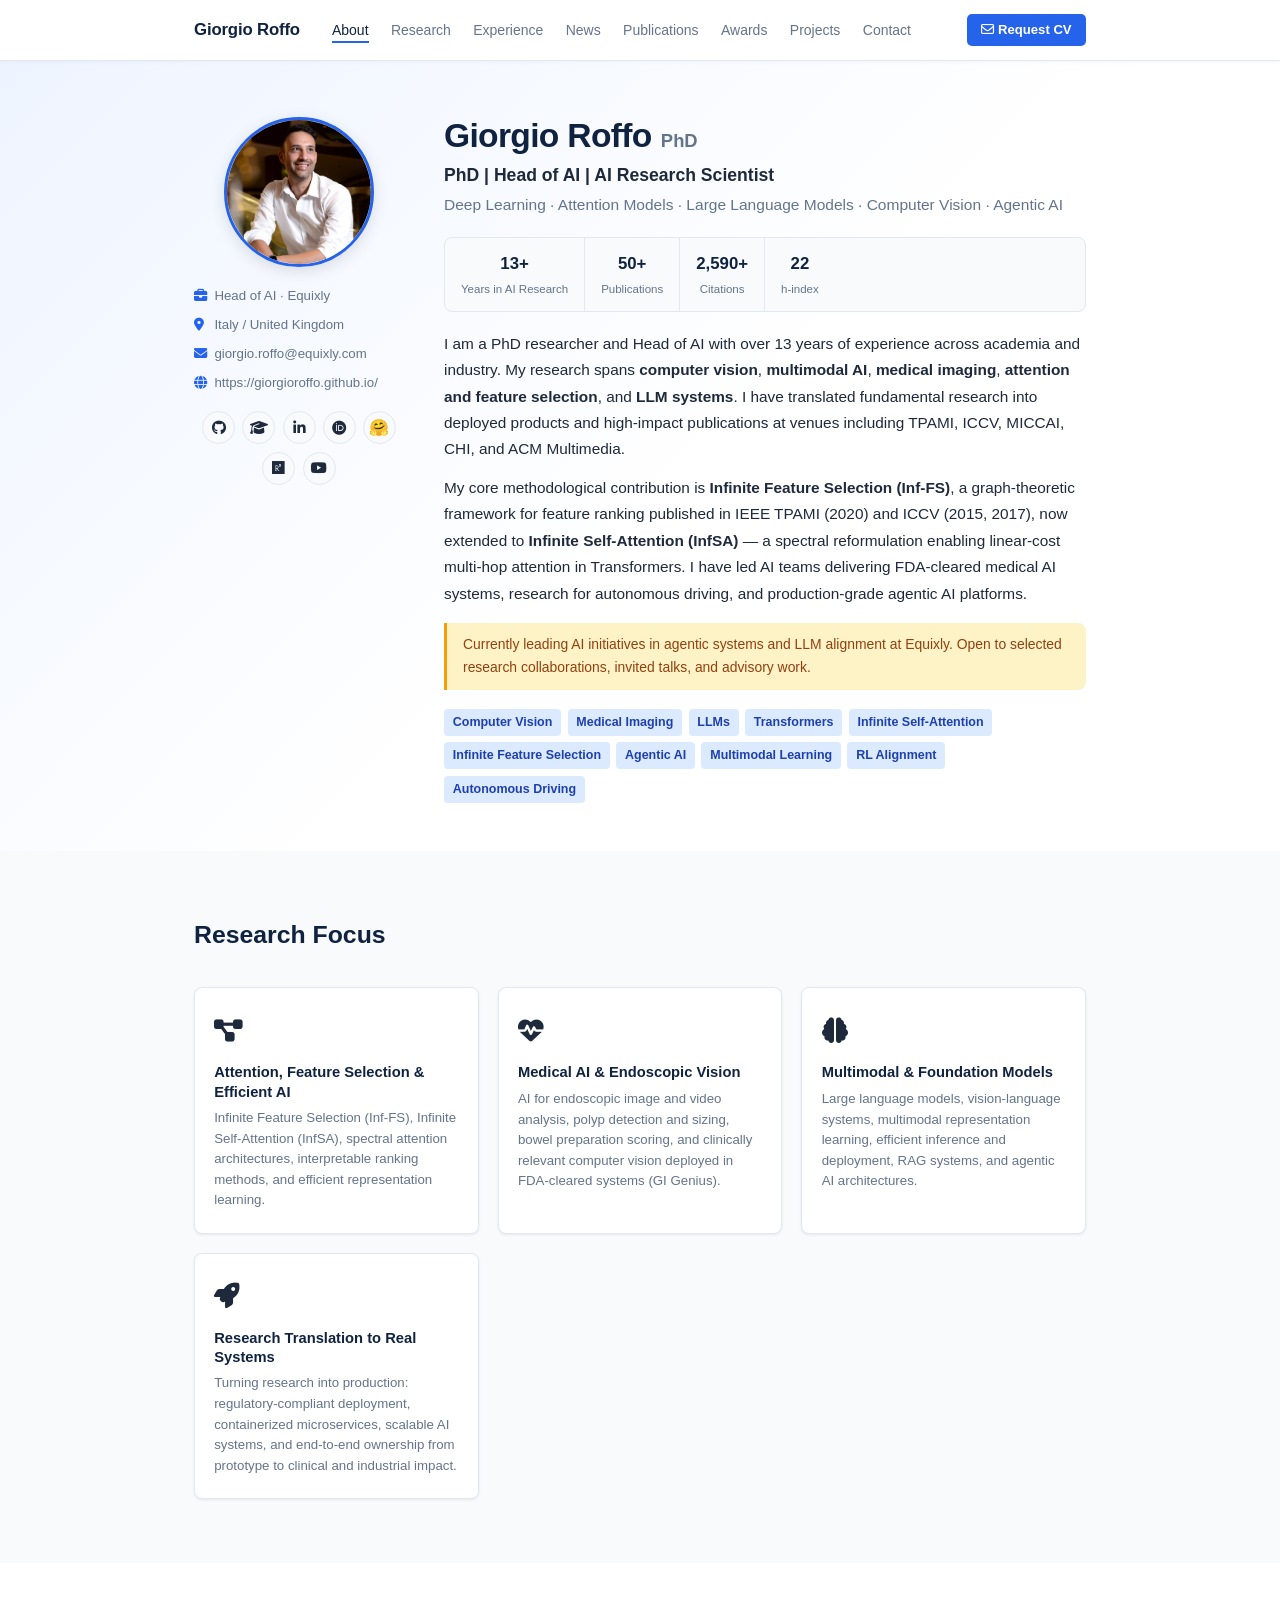
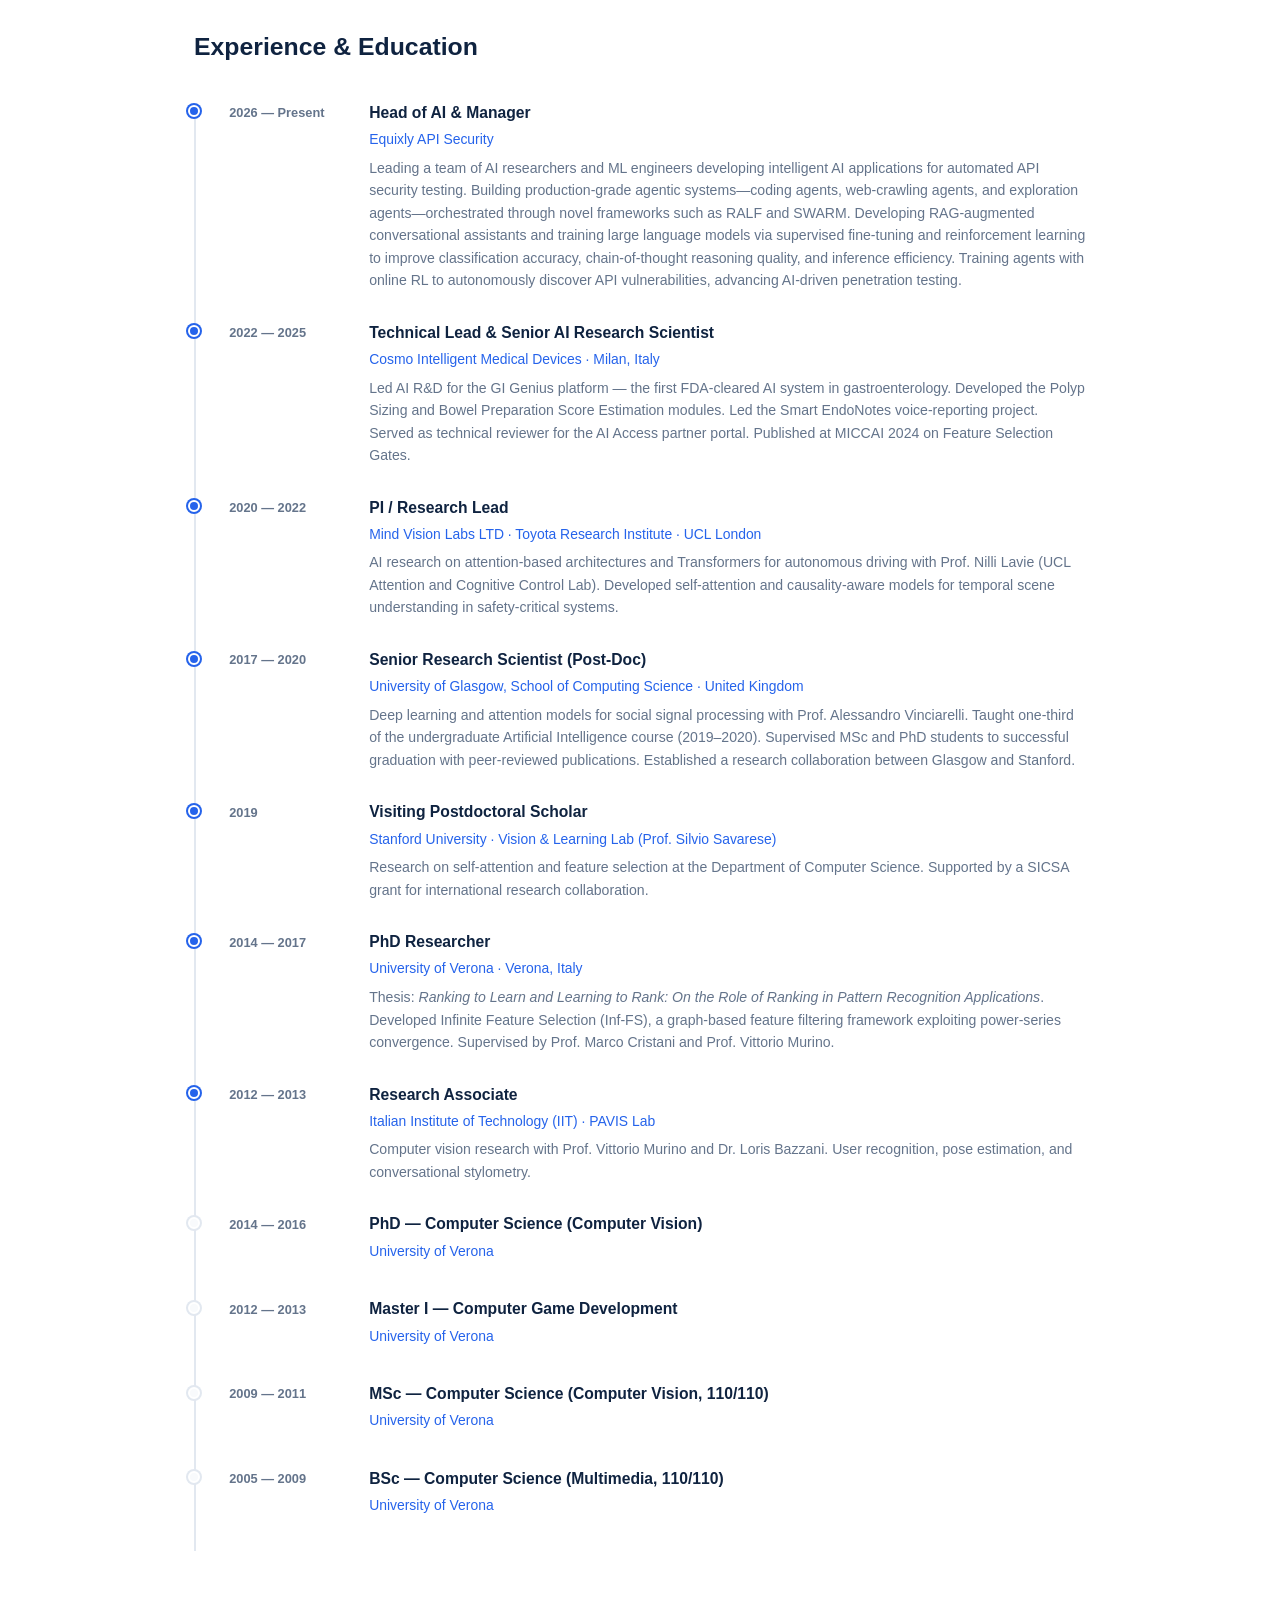
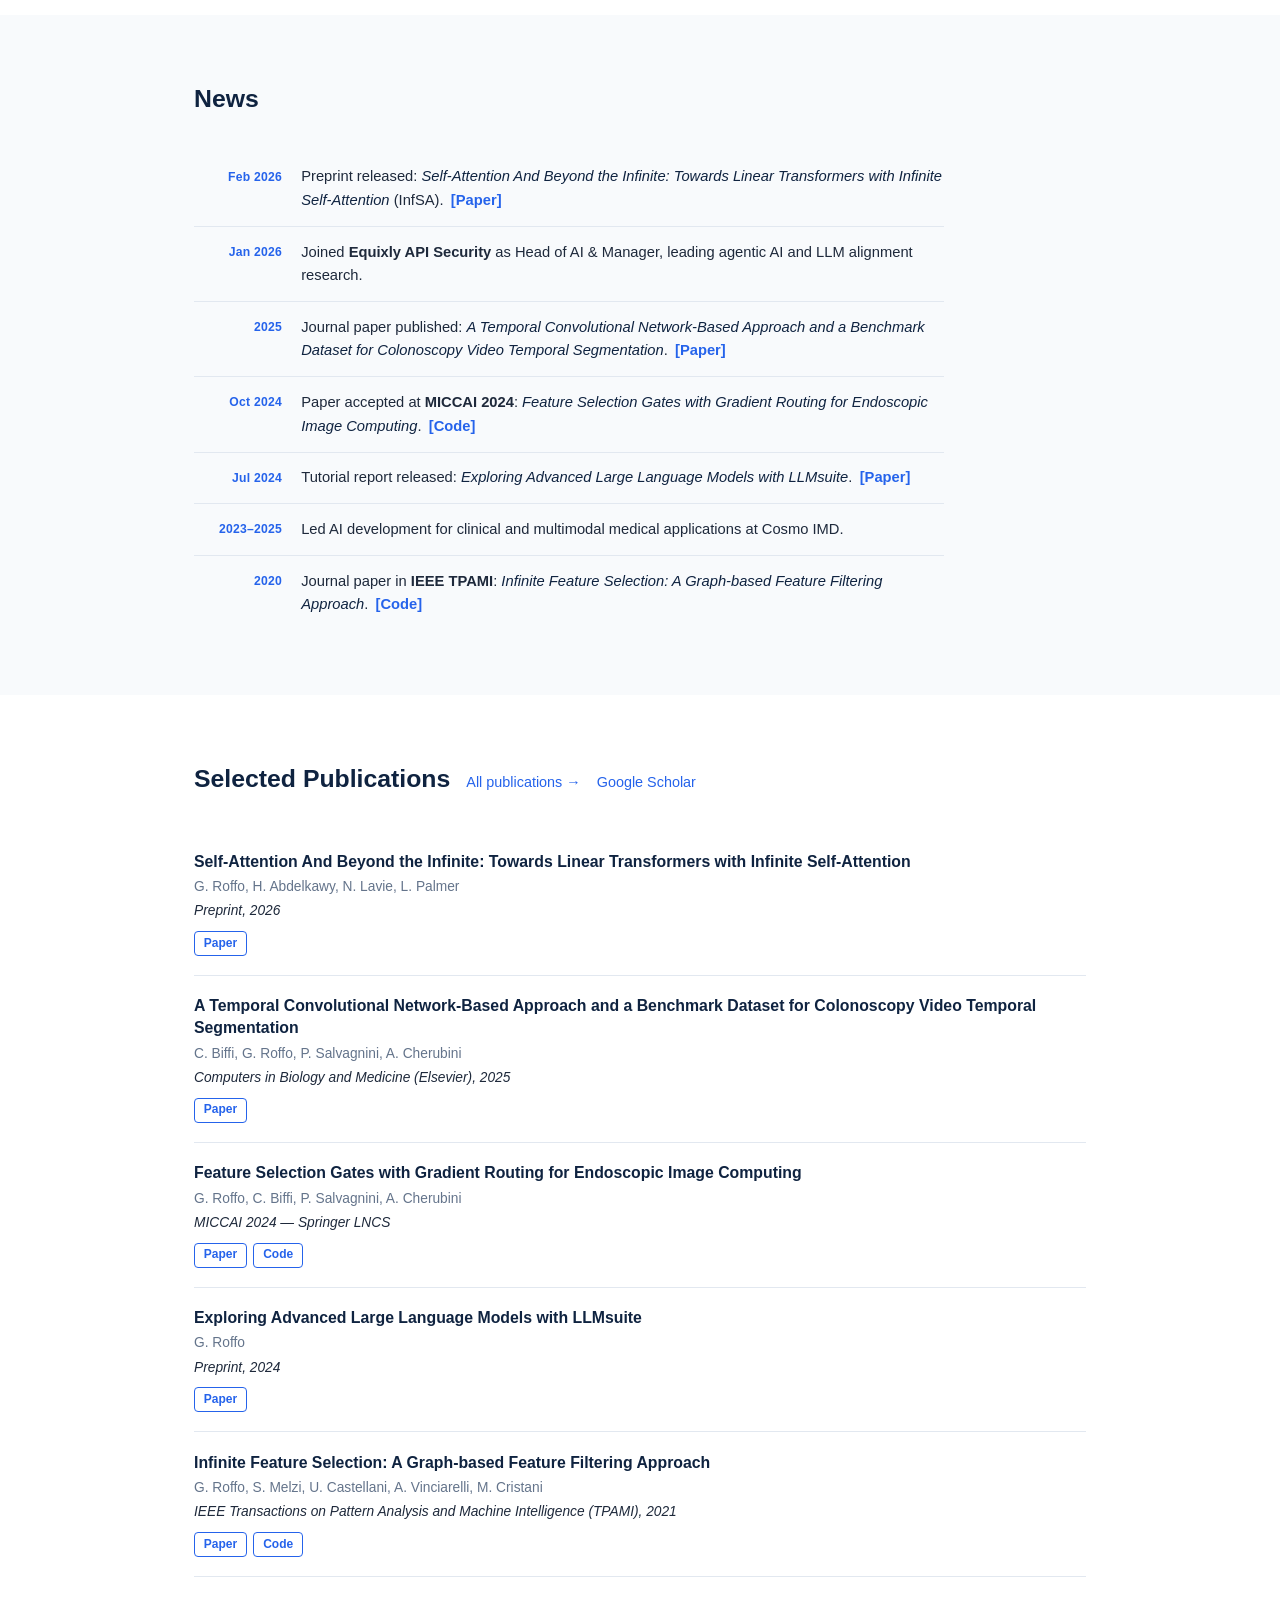
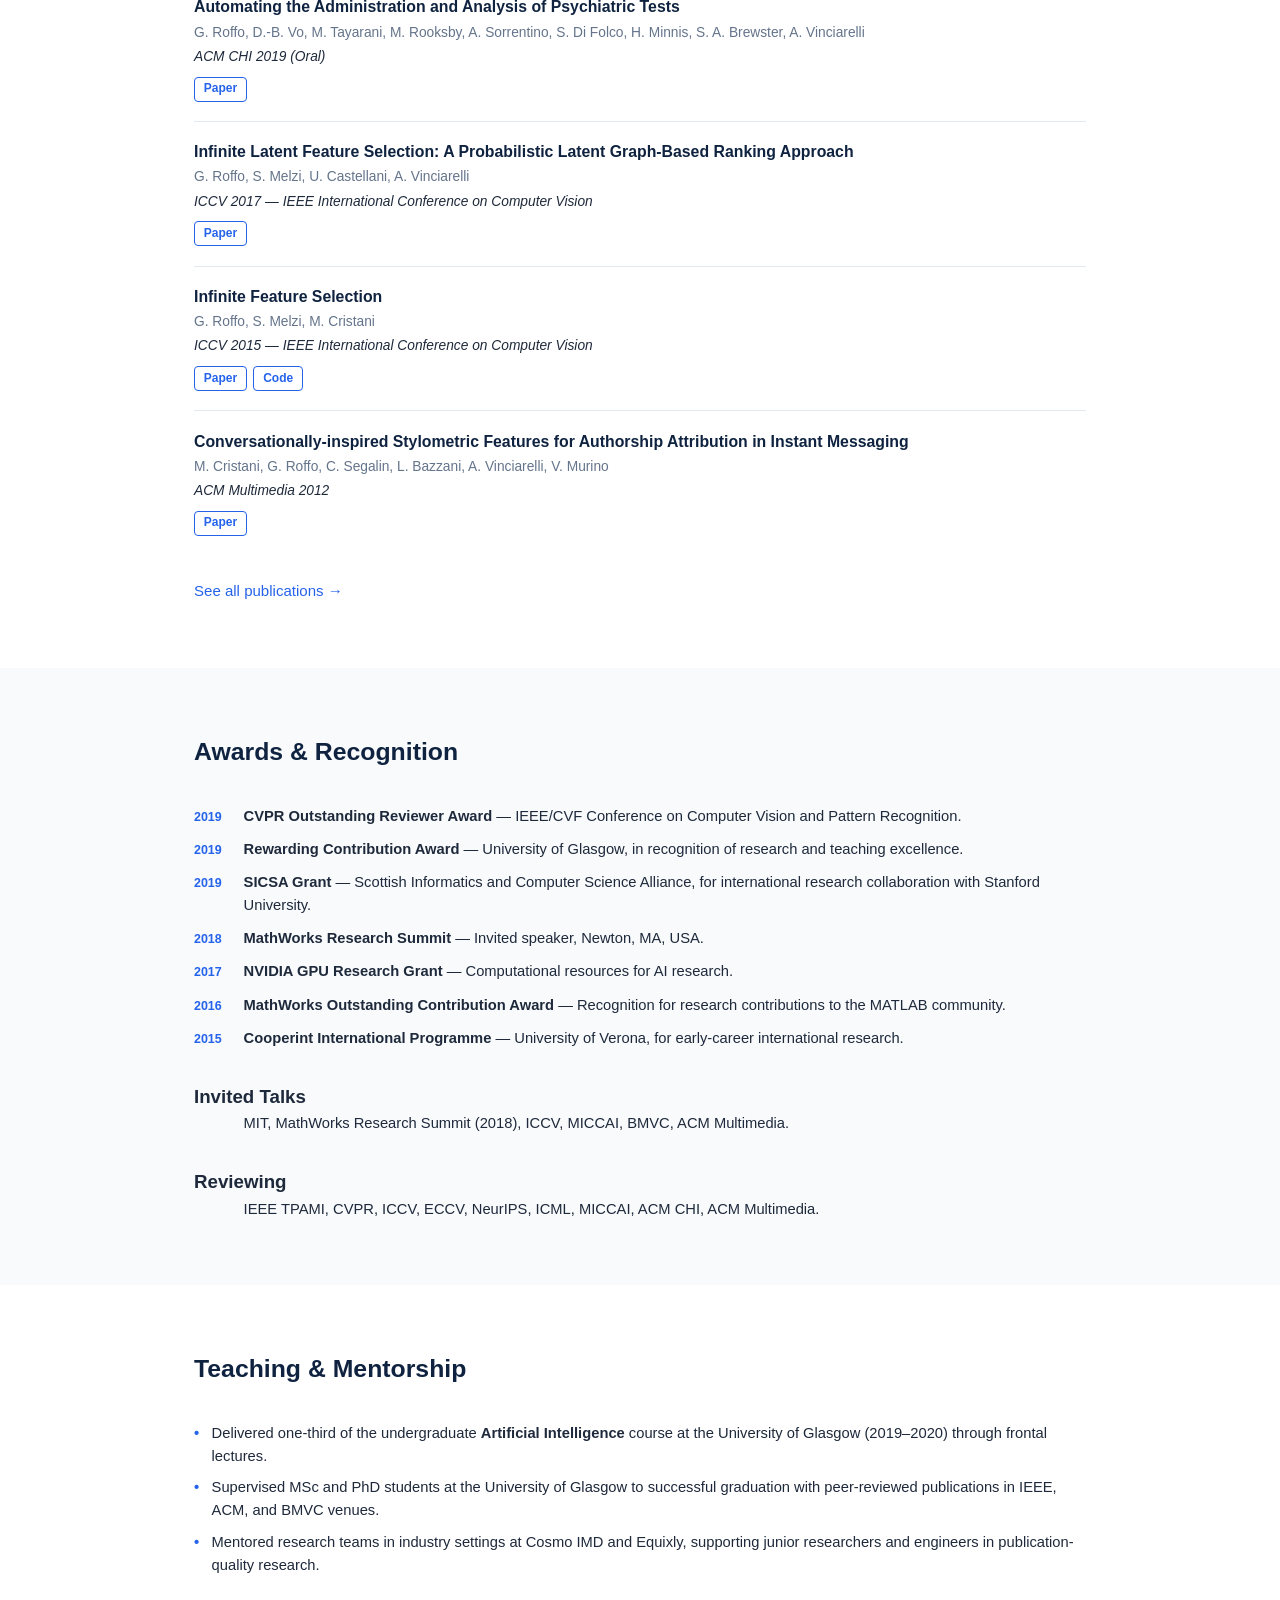
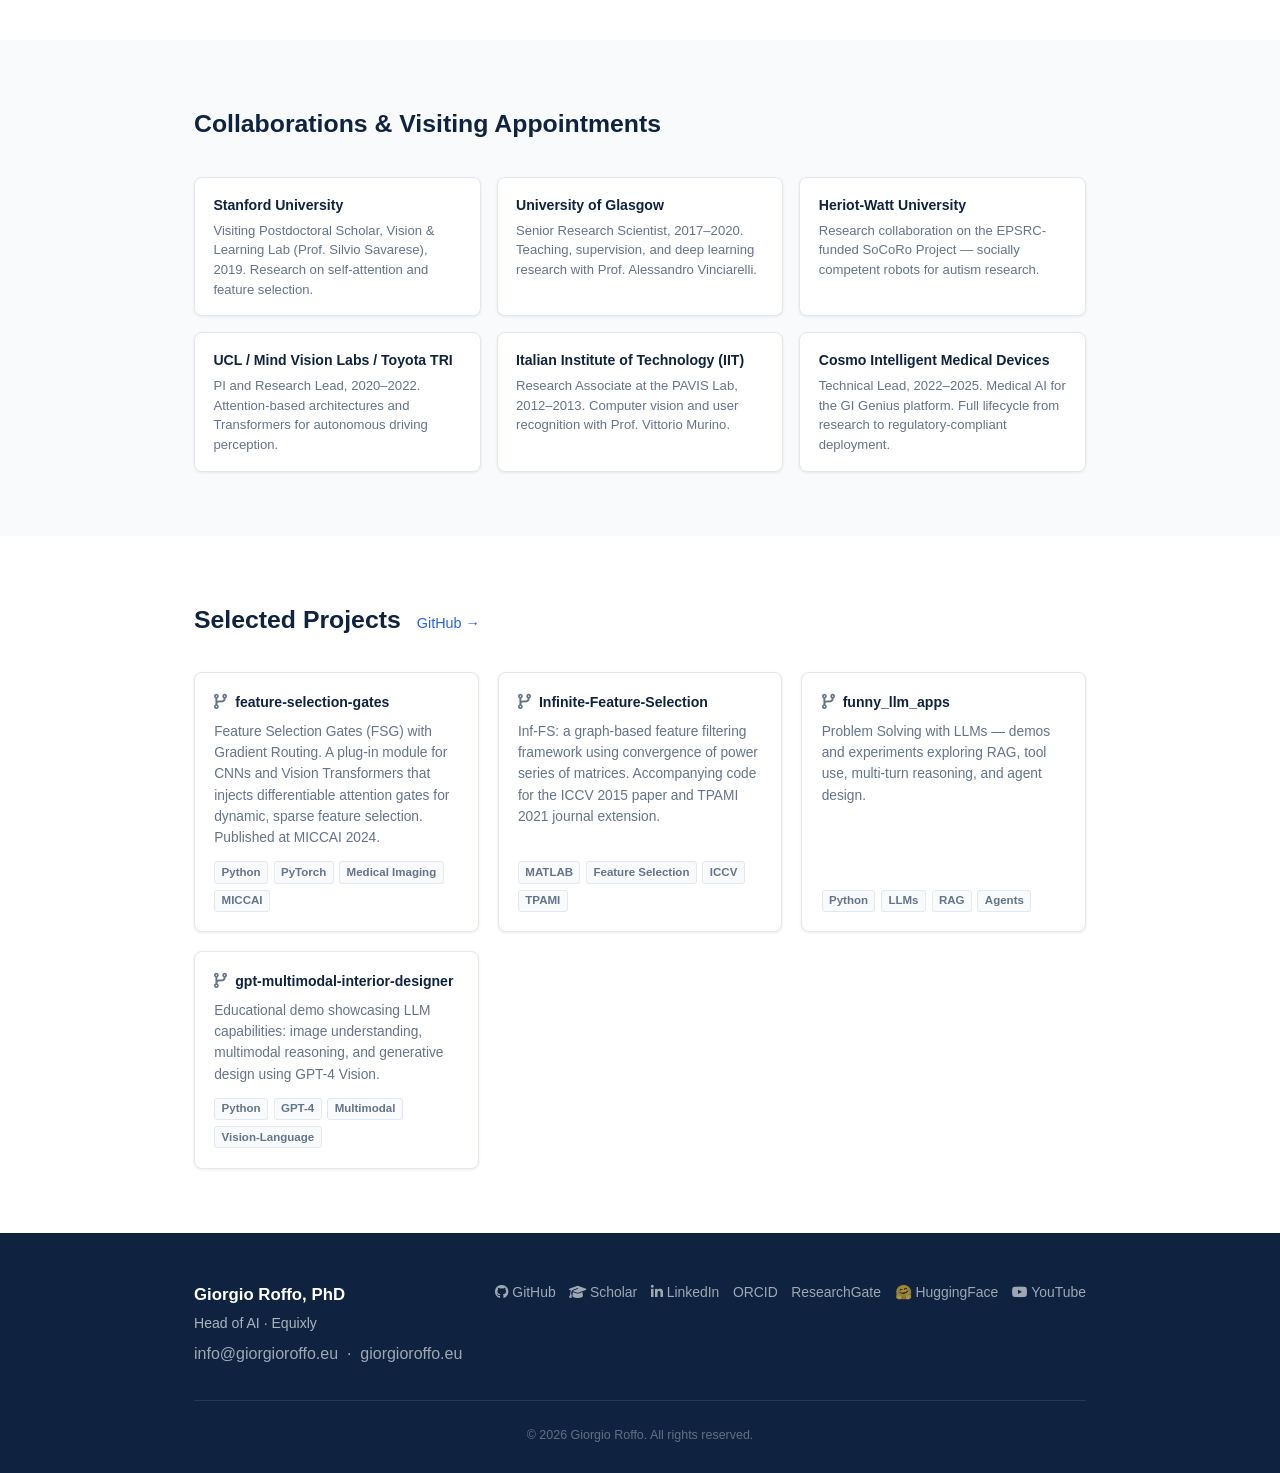
<file: index.html>
<!DOCTYPE html>
<html lang="en">
<head>
  <meta charset="UTF-8">
  <meta name="viewport" content="width=device-width, initial-scale=1.0">
  <meta name="description" content="Giorgio Roffo, PhD — Head of AI at Equixly. Researcher in Deep Learning, Attention Models, Large Language Models, Computer Vision, and Agentic AI.">
  <meta name="author" content="Giorgio Roffo">
  <meta property="og:title"       content="Giorgio Roffo, PhD">
  <meta property="og:description" content="Head of AI · Deep Learning, Attention Models, Large Language Models, Computer Vision, Agentic AI">
  <meta property="og:type"        content="website">
  <meta property="og:url"         content="https://giorgioroffo.github.io/">
  <title>Giorgio Roffo, PhD — AI Researcher</title>

  <!-- Font Awesome 6 (icons) -->
  <link rel="stylesheet"
        href="https://cdnjs.cloudflare.com/ajax/libs/font-awesome/6.5.1/css/all.min.css"
        crossorigin="anonymous" referrerpolicy="no-referrer">
  <link rel="stylesheet" href="assets/css/style.css">
</head>
<body>

<!-- ═══════════════════════════════════════════════════════════
     NAVIGATION
════════════════════════════════════════════════════════════ -->
<nav id="navbar">
  <div class="nav-inner">
    <a href="#" class="nav-logo">Giorgio Roffo</a>
    <ul class="nav-menu" id="nav-menu">
      <li><a href="#about">About</a></li>
      <li><a href="#research-focus">Research</a></li>
      <li><a href="#experience">Experience</a></li>
      <li><a href="#news">News</a></li>
      <li><a href="#publications">Publications</a></li>
      <li><a href="#awards">Awards</a></li>
      <li><a href="#projects">Projects</a></li>
      <li><a href="#contact">Contact</a></li>
    </ul>
    <a href="mailto:giorgio.roffo@gmail.com?subject=CV%20Request&body=Hi%20Giorgio%2C%20I%20would%20like%20to%20request%20a%20copy%20of%20your%20CV." class="btn-nav-cv">
      <i class="fa-regular fa-envelope"></i>&nbsp;Request CV
    </a>
    <button id="nav-toggle" aria-label="Toggle navigation">&#9776;</button>
  </div>
</nav>

<main>

<!-- ═══════════════════════════════════════════════════════════
     ABOUT / HERO
════════════════════════════════════════════════════════════ -->
<section id="about" class="section-hero">
  <div class="container">
    <div class="hero-layout">

      <!-- Photo + sidebar -->
      <aside class="hero-photo-col">
        <div class="avatar-wrap">
          <img src="assets/img/profile.jpg" alt="Giorgio Roffo" class="avatar"
               onerror="this.style.display='none'; document.getElementById('avatar-fb').style.display='flex';">
          <div id="avatar-fb" class="avatar-fallback">GR</div>
        </div>

        <div class="sidebar-info">
          <div class="sidebar-item">
            <i class="fas fa-briefcase"></i>
            <span>Head of AI &middot; Equixly</span>
          </div>
          <div class="sidebar-item">
            <i class="fas fa-location-dot"></i>
            <span>Italy / United Kingdom</span>
          </div>
          <div class="sidebar-item">
            <i class="fas fa-envelope"></i>
            <a href="mailto:giorgio.roffo@equixly.com">giorgio.roffo@equixly.com</a>
          </div>
          <div class="sidebar-item">
            <i class="fas fa-globe"></i>
            <a href="https://giorgioroffo.github.io/" target="_blank" rel="noopener noreferrer">https://giorgioroffo.github.io/</a>
          </div>
        </div>

        <div class="social-icons">
          <a href="https://github.com/giorgioroffo"
             target="_blank" rel="noopener noreferrer"
             title="GitHub" class="social-icon">
            <i class="fab fa-github"></i>
          </a>
          <a href="https://scholar.google.com/citations?user=cD2LFuUAAAAJ&hl=en&authuser=2"
             target="_blank" rel="noopener noreferrer"
             title="Google Scholar" class="social-icon">
            <i class="fas fa-graduation-cap"></i>
          </a>
          <a href="https://www.linkedin.com/in/giorgio-roffo/"
             target="_blank" rel="noopener noreferrer"
             title="LinkedIn" class="social-icon">
            <i class="fab fa-linkedin-in"></i>
          </a>
          <a href="https://orcid.org/0000-0003-4170-914X"
             target="_blank" rel="noopener noreferrer"
             title="ORCID" class="social-icon">
            <i class="fab fa-orcid"></i>
          </a>
          <a href="https://huggingface.co/groffo"
             target="_blank" rel="noopener noreferrer"
             title="Hugging Face" class="social-icon">
            <span class="social-icon-emoji">&#129303;</span>
          </a>
          <a href="https://www.researchgate.net/profile/Giorgio-Roffo"
             target="_blank" rel="noopener noreferrer"
             title="ResearchGate" class="social-icon">
            <i class="fab fa-researchgate"></i>
          </a>
          <a href="https://www.youtube.com/channel/UCMO7NnBZAkVAfFrD6fOJZag"
             target="_blank" rel="noopener noreferrer"
             title="YouTube" class="social-icon">
            <i class="fab fa-youtube"></i>
          </a>
        </div>
      </aside>

      <!-- Main text -->
      <div class="hero-content-col">
        <div>
          <span class="hero-name">Giorgio Roffo</span>
          <span class="hero-degree">PhD</span>
        </div>
        <p class="hero-title">PhD | Head of AI | AI Research Scientist</p>
        <p class="hero-org">
          Deep Learning · Attention Models · Large Language Models · Computer Vision · Agentic AI
        </p>

        <div class="hero-stats">
          <div class="stat-item">
            <span class="stat-num">13+</span>
            <span class="stat-label">Years in AI Research</span>
          </div>
          <div class="stat-item">
            <span class="stat-num">50+</span>
            <span class="stat-label">Publications</span>
          </div>
          <div class="stat-item">
            <span class="stat-num">2,590+</span>
            <span class="stat-label">Citations</span>
          </div>
          <div class="stat-item">
            <span class="stat-num">22</span>
            <span class="stat-label">h-index</span>
          </div>
        </div>

        <p class="hero-bio">
          I am a PhD researcher and Head of AI with over 13 years of experience
          across academia and industry. My research spans <strong>computer
          vision</strong>, <strong>multimodal AI</strong>, <strong>medical
          imaging</strong>, <strong>attention and feature selection</strong>,
          and <strong>LLM systems</strong>. I have translated fundamental
          research into deployed products and high-impact publications at
          venues including TPAMI, ICCV, MICCAI, CHI, and ACM Multimedia.
        </p>
        <p class="hero-bio">
          My core methodological contribution is
          <strong>Infinite Feature Selection (Inf-FS)</strong>, a graph-theoretic
          framework for feature ranking published in IEEE TPAMI (2020) and ICCV (2015, 2017),
          now extended to <strong>Infinite Self-Attention (InfSA)</strong> &mdash;
          a spectral reformulation enabling linear-cost multi-hop attention in Transformers.
          I have led AI teams delivering FDA-cleared medical AI systems, research for
          autonomous driving, and production-grade agentic AI platforms.
        </p>

        <div class="hero-note">
          Currently leading AI initiatives in agentic systems and LLM alignment at Equixly.
          Open to selected research collaborations, invited talks, and advisory work.
        </div>

        <div class="research-tags">
          <span class="tag">Computer Vision</span>
          <span class="tag">Medical Imaging</span>
          <span class="tag">LLMs</span>
          <span class="tag">Transformers</span>
          <span class="tag">Infinite Self-Attention</span>
          <span class="tag">Infinite Feature Selection</span>
          <span class="tag">Agentic AI</span>
          <span class="tag">Multimodal Learning</span>
          <span class="tag">RL Alignment</span>
          <span class="tag">Autonomous Driving</span>
        </div>
      </div><!-- .hero-content-col -->

    </div><!-- .hero-layout -->
  </div>
</section>

<!-- ═══════════════════════════════════════════════════════════
     RESEARCH FOCUS
════════════════════════════════════════════════════════════ -->
<section id="research-focus" class="section section-alt">
  <div class="container">
    <h2 class="section-title">Research Focus</h2>
    <div class="focus-grid">

      <div class="focus-card">
        <span class="focus-icon"><i class="fas fa-project-diagram"></i></span>
        <h3>Attention, Feature Selection &amp; Efficient AI</h3>
        <p>
          Infinite Feature Selection (Inf-FS), Infinite Self-Attention (InfSA),
          spectral attention architectures, interpretable ranking methods,
          and efficient representation learning.
        </p>
      </div>

      <div class="focus-card">
        <span class="focus-icon"><i class="fas fa-heartbeat"></i></span>
        <h3>Medical AI &amp; Endoscopic Vision</h3>
        <p>
          AI for endoscopic image and video analysis, polyp detection and sizing,
          bowel preparation scoring, and clinically relevant computer vision
          deployed in FDA-cleared systems (GI Genius).
        </p>
      </div>

      <div class="focus-card">
        <span class="focus-icon"><i class="fas fa-brain"></i></span>
        <h3>Multimodal &amp; Foundation Models</h3>
        <p>
          Large language models, vision-language systems, multimodal representation
          learning, efficient inference and deployment, RAG systems, and agentic AI
          architectures.
        </p>
      </div>

      <div class="focus-card">
        <span class="focus-icon"><i class="fas fa-rocket"></i></span>
        <h3>Research Translation to Real Systems</h3>
        <p>
          Turning research into production: regulatory-compliant deployment,
          containerized microservices, scalable AI systems, and end-to-end
          ownership from prototype to clinical and industrial impact.
        </p>
      </div>

    </div><!-- .focus-grid -->
  </div>
</section>

<!-- ═══════════════════════════════════════════════════════════
     EXPERIENCE & EDUCATION
════════════════════════════════════════════════════════════ -->
<section id="experience" class="section">
  <div class="container">
    <h2 class="section-title">Experience &amp; Education</h2>

    <div class="timeline">

      <!-- ── Work ── -->
      <div class="timeline-item">
        <div class="timeline-date">2026 &mdash; Present</div>
        <div class="timeline-body">
          <h3 class="timeline-role">Head of AI &amp; Manager</h3>
          <p class="timeline-org">
            Equixly API Security
          </p>
          <p class="timeline-desc">
            Leading a team of AI researchers and ML engineers developing intelligent
            AI applications for automated API security testing. Building production-grade
            agentic systems&mdash;coding agents, web-crawling agents, and exploration
            agents&mdash;orchestrated through novel frameworks such as RALF and SWARM.
            Developing RAG-augmented conversational assistants and training large language
            models via supervised fine-tuning and reinforcement learning to improve classification accuracy, chain-of-thought reasoning quality,
            and inference efficiency. Training agents with online RL to autonomously
            discover API vulnerabilities, advancing AI-driven penetration testing.
          </p>
        </div>
      </div>

      <div class="timeline-item">
        <div class="timeline-date">2022 &mdash; 2025</div>
        <div class="timeline-body">
          <h3 class="timeline-role">Technical Lead &amp; Senior AI Research Scientist</h3>
          <p class="timeline-org">
            Cosmo Intelligent Medical Devices &middot; Milan, Italy
          </p>
          <p class="timeline-desc">
            Led AI R&amp;D for the GI Genius platform &mdash; the first FDA-cleared AI
            system in gastroenterology. Developed the Polyp Sizing and Bowel Preparation
            Score Estimation modules. Led the Smart EndoNotes voice-reporting project.
            Served as technical reviewer for the AI Access partner portal.
            Published at MICCAI 2024 on Feature Selection Gates.
          </p>
        </div>
      </div>

      <div class="timeline-item">
        <div class="timeline-date">2020 &mdash; 2022</div>
        <div class="timeline-body">
          <h3 class="timeline-role">PI / Research Lead</h3>
          <p class="timeline-org">
            Mind Vision Labs LTD &middot; Toyota Research Institute &middot; UCL London
          </p>
          <p class="timeline-desc">
            AI research on attention-based architectures and Transformers for autonomous
            driving with Prof. Nilli Lavie (UCL Attention and Cognitive Control Lab).
            Developed self-attention and causality-aware models for temporal scene
            understanding in safety-critical systems.
          </p>
        </div>
      </div>

      <div class="timeline-item">
        <div class="timeline-date">2017 &mdash; 2020</div>
        <div class="timeline-body">
          <h3 class="timeline-role">Senior Research Scientist (Post-Doc)</h3>
          <p class="timeline-org">
            University of Glasgow, School of Computing Science &middot; United Kingdom
          </p>
          <p class="timeline-desc">
            Deep learning and attention models for social signal processing with
            Prof. Alessandro Vinciarelli. Taught one-third of the undergraduate
            Artificial Intelligence course (2019&ndash;2020). Supervised MSc and PhD
            students to successful graduation with peer-reviewed publications.
            Established a research collaboration between Glasgow and Stanford.
          </p>
        </div>
      </div>

      <div class="timeline-item">
        <div class="timeline-date">2019</div>
        <div class="timeline-body">
          <h3 class="timeline-role">Visiting Postdoctoral Scholar</h3>
          <p class="timeline-org">
            Stanford University &middot; Vision &amp; Learning Lab (Prof. Silvio Savarese)
          </p>
          <p class="timeline-desc">
            Research on self-attention and feature selection at the Department of
            Computer Science. Supported by a SICSA grant for international
            research collaboration.
          </p>
        </div>
      </div>

      <div class="timeline-item">
        <div class="timeline-date">2014 &mdash; 2017</div>
        <div class="timeline-body">
          <h3 class="timeline-role">PhD Researcher</h3>
          <p class="timeline-org">
            University of Verona &middot; Verona, Italy
          </p>
          <p class="timeline-desc">
            Thesis: <em>Ranking to Learn and Learning to Rank: On the Role of Ranking in
            Pattern Recognition Applications</em>. Developed Infinite Feature Selection
            (Inf-FS), a graph-based feature filtering framework exploiting power-series
            convergence. Supervised by Prof. Marco Cristani and Prof. Vittorio Murino.
          </p>
        </div>
      </div>

      <div class="timeline-item">
        <div class="timeline-date">2012 &mdash; 2013</div>
        <div class="timeline-body">
          <h3 class="timeline-role">Research Associate</h3>
          <p class="timeline-org">
            Italian Institute of Technology (IIT) &middot; PAVIS Lab
          </p>
          <p class="timeline-desc">
            Computer vision research with Prof. Vittorio Murino and Dr. Loris Bazzani.
            User recognition, pose estimation, and conversational stylometry.
          </p>
        </div>
      </div>

      <!-- ── Education ── -->
      <div class="timeline-item timeline-edu">
        <div class="timeline-date">2014 &mdash; 2016</div>
        <div class="timeline-body">
          <h3 class="timeline-role">PhD &mdash; Computer Science (Computer Vision)</h3>
          <p class="timeline-org">University of Verona</p>
        </div>
      </div>

      <div class="timeline-item timeline-edu">
        <div class="timeline-date">2012 &mdash; 2013</div>
        <div class="timeline-body">
          <h3 class="timeline-role">Master I &mdash; Computer Game Development</h3>
          <p class="timeline-org">University of Verona</p>
        </div>
      </div>

      <div class="timeline-item timeline-edu">
        <div class="timeline-date">2009 &mdash; 2011</div>
        <div class="timeline-body">
          <h3 class="timeline-role">MSc &mdash; Computer Science (Computer Vision, 110/110)</h3>
          <p class="timeline-org">University of Verona</p>
        </div>
      </div>

      <div class="timeline-item timeline-edu">
        <div class="timeline-date">2005 &mdash; 2009</div>
        <div class="timeline-body">
          <h3 class="timeline-role">BSc &mdash; Computer Science (Multimedia, 110/110)</h3>
          <p class="timeline-org">University of Verona</p>
        </div>
      </div>

    </div><!-- .timeline -->
  </div>
</section>

<!-- ═══════════════════════════════════════════════════════════
     NEWS
════════════════════════════════════════════════════════════ -->
<section id="news" class="section section-alt">
  <div class="container">
    <h2 class="section-title">News</h2>
    <ul class="news-list">
      <li>
        <span class="news-date">Feb 2026</span>
        <span class="news-text">Preprint released: <em>Self-Attention And Beyond the Infinite: Towards Linear
        Transformers with Infinite Self-Attention</em> (InfSA).
        <a href="https://arxiv.org/abs/2603.00175"
           target="_blank" rel="noopener noreferrer">[Paper]</a></span>
      </li>
      <li>
        <span class="news-date">Jan 2026</span>
        <span class="news-text">Joined <strong>Equixly API Security</strong> as Head of AI &amp; Manager,
        leading agentic AI and LLM alignment research.</span>
      </li>
      <li>
        <span class="news-date">2025</span>
        <span class="news-text">Journal paper published: <em>A Temporal Convolutional Network-Based Approach
        and a Benchmark Dataset for Colonoscopy Video Temporal Segmentation</em>.
        <a href="https://arxiv.org/abs/2502.03430"
           target="_blank" rel="noopener noreferrer">[Paper]</a></span>
      </li>
      <li>
        <span class="news-date">Oct 2024</span>
        <span class="news-text">Paper accepted at <strong>MICCAI 2024</strong>:
        <em>Feature Selection Gates with Gradient Routing for Endoscopic Image Computing</em>.
        <a href="https://github.com/cosmoimd/feature-selection-gates"
           target="_blank" rel="noopener noreferrer">[Code]</a></span>
      </li>
      <li>
        <span class="news-date">Jul 2024</span>
        <span class="news-text">Tutorial report released: <em>Exploring Advanced Large Language Models with LLMsuite</em>.
        <a href="https://arxiv.org/abs/2407.12036"
           target="_blank" rel="noopener noreferrer">[Paper]</a></span>
      </li>
      <li>
        <span class="news-date">2023&ndash;2025</span>
        <span class="news-text">Led AI development for clinical and multimodal medical applications at Cosmo IMD.</span>
      </li>
      <li>
        <span class="news-date">2020</span>
        <span class="news-text">Journal paper in <strong>IEEE TPAMI</strong>:
        <em>Infinite Feature Selection: A Graph-based Feature Filtering Approach</em>.
        <a href="https://github.com/giorgioroffo/Infinite-Feature-Selection"
           target="_blank" rel="noopener noreferrer">[Code]</a></span>
      </li>
    </ul>
  </div>
</section>

<!-- ═══════════════════════════════════════════════════════════
     SELECTED PUBLICATIONS
════════════════════════════════════════════════════════════ -->
<section id="publications" class="section">
  <div class="container">
    <h2 class="section-title">
      Selected Publications
      <a href="publications.html" class="section-title-link">All publications &rarr;</a>
      <a href="https://scholar.google.com/citations?user=cD2LFuUAAAAJ&hl=en&authuser=2"
         target="_blank" rel="noopener noreferrer"
         class="section-title-link">Google Scholar</a>
    </h2>

    <div class="pub-list">

      <div class="pub-item">
        <h3 class="pub-title">
          Self-Attention And Beyond the Infinite: Towards Linear Transformers with
          Infinite Self-Attention
        </h3>
        <p class="pub-authors">G. Roffo, H. Abdelkawy, N. Lavie, L. Palmer</p>
        <p class="pub-venue">Preprint, 2026</p>
        <div class="pub-links">
          <a href="https://arxiv.org/abs/2603.00175"
             target="_blank" rel="noopener noreferrer" class="pub-link">Paper</a>
        </div>
      </div>

      <div class="pub-item">
        <h3 class="pub-title">
          A Temporal Convolutional Network-Based Approach and a Benchmark Dataset for
          Colonoscopy Video Temporal Segmentation
        </h3>
        <p class="pub-authors">C. Biffi, G. Roffo, P. Salvagnini, A. Cherubini</p>
        <p class="pub-venue">Computers in Biology and Medicine (Elsevier), 2025</p>
        <div class="pub-links">
          <a href="https://arxiv.org/abs/2502.03430"
             target="_blank" rel="noopener noreferrer" class="pub-link">Paper</a>
        </div>
      </div>

      <div class="pub-item">
        <h3 class="pub-title">
          Feature Selection Gates with Gradient Routing for Endoscopic Image Computing
        </h3>
        <p class="pub-authors">G. Roffo, C. Biffi, P. Salvagnini, A. Cherubini</p>
        <p class="pub-venue">MICCAI 2024 &mdash; Springer LNCS</p>
        <div class="pub-links">
          <a href="https://link.springer.com/chapter/10.1007/978-3-031-72117-5_32"
             target="_blank" rel="noopener noreferrer" class="pub-link">Paper</a>
          <a href="https://github.com/cosmoimd/feature-selection-gates"
             target="_blank" rel="noopener noreferrer" class="pub-link">Code</a>
        </div>
      </div>

      <div class="pub-item">
        <h3 class="pub-title">
          Exploring Advanced Large Language Models with LLMsuite
        </h3>
        <p class="pub-authors">G. Roffo</p>
        <p class="pub-venue">Preprint, 2024</p>
        <div class="pub-links">
          <a href="https://arxiv.org/abs/2407.12036"
             target="_blank" rel="noopener noreferrer" class="pub-link">Paper</a>
        </div>
      </div>

      <div class="pub-item">
        <h3 class="pub-title">
          Infinite Feature Selection: A Graph-based Feature Filtering Approach
        </h3>
        <p class="pub-authors">
          G. Roffo, S. Melzi, U. Castellani, A. Vinciarelli, M. Cristani
        </p>
        <p class="pub-venue">
          IEEE Transactions on Pattern Analysis and Machine Intelligence (TPAMI), 2021
        </p>
        <div class="pub-links">
          <a href="https://arxiv.org/abs/2006.08184"
             target="_blank" rel="noopener noreferrer" class="pub-link">Paper</a>
          <a href="https://github.com/giorgioroffo/Infinite-Feature-Selection"
             target="_blank" rel="noopener noreferrer" class="pub-link">Code</a>
        </div>
      </div>

      <div class="pub-item">
        <h3 class="pub-title">
          Automating the Administration and Analysis of Psychiatric Tests
        </h3>
        <p class="pub-authors">
          G. Roffo, D.-B. Vo, M. Tayarani, M. Rooksby, A. Sorrentino, S. Di Folco,
          H. Minnis, S. A. Brewster, A. Vinciarelli
        </p>
        <p class="pub-venue">ACM CHI 2019 (Oral)</p>
        <div class="pub-links">
          <a href="https://dl.acm.org/doi/abs/10.1145/3290605.3300825"
             target="_blank" rel="noopener noreferrer" class="pub-link">Paper</a>
        </div>
      </div>

      <div class="pub-item">
        <h3 class="pub-title">
          Infinite Latent Feature Selection: A Probabilistic Latent Graph-Based
          Ranking Approach
        </h3>
        <p class="pub-authors">G. Roffo, S. Melzi, U. Castellani, A. Vinciarelli</p>
        <p class="pub-venue">ICCV 2017 &mdash; IEEE International Conference on Computer Vision</p>
        <div class="pub-links">
          <a href="https://openaccess.thecvf.com/content_iccv_2017/html/Roffo_Infinite_Latent_Feature_ICCV_2017_paper.html"
             target="_blank" rel="noopener noreferrer" class="pub-link">Paper</a>
        </div>
      </div>

      <div class="pub-item">
        <h3 class="pub-title">Infinite Feature Selection</h3>
        <p class="pub-authors">G. Roffo, S. Melzi, M. Cristani</p>
        <p class="pub-venue">ICCV 2015 &mdash; IEEE International Conference on Computer Vision</p>
        <div class="pub-links">
          <a href="https://openaccess.thecvf.com/content_iccv_2015/html/Roffo_Infinite_Feature_Selection_ICCV_2015_paper.html"
             target="_blank" rel="noopener noreferrer" class="pub-link">Paper</a>
          <a href="https://github.com/giorgioroffo/Infinite-Feature-Selection"
             target="_blank" rel="noopener noreferrer" class="pub-link">Code</a>
        </div>
      </div>

      <div class="pub-item">
        <h3 class="pub-title">
          Conversationally-inspired Stylometric Features for Authorship Attribution
          in Instant Messaging
        </h3>
        <p class="pub-authors">
          M. Cristani, G. Roffo, C. Segalin, L. Bazzani, A. Vinciarelli, V. Murino
        </p>
        <p class="pub-venue">ACM Multimedia 2012</p>
        <div class="pub-links">
          <a href="https://dl.acm.org/doi/abs/10.1145/2393347.2396398"
             target="_blank" rel="noopener noreferrer" class="pub-link">Paper</a>
        </div>
      </div>

    </div><!-- .pub-list -->

    <p class="pub-see-more">
      <a href="publications.html">See all publications &rarr;</a>
    </p>
  </div>
</section>

<!-- ═══════════════════════════════════════════════════════════
     AWARDS & RECOGNITION
════════════════════════════════════════════════════════════ -->
<section id="awards" class="section section-alt">
  <div class="container">
    <h2 class="section-title">Awards &amp; Recognition</h2>
    <ul class="awards-list">
      <li>
        <span class="award-year">2019</span>
        <span><strong>CVPR Outstanding Reviewer Award</strong> &mdash;
        IEEE/CVF Conference on Computer Vision and Pattern Recognition.</span>
      </li>
      <li>
        <span class="award-year">2019</span>
        <span><strong>Rewarding Contribution Award</strong> &mdash;
        University of Glasgow, in recognition of research and teaching excellence.</span>
      </li>
      <li>
        <span class="award-year">2019</span>
        <span><strong>SICSA Grant</strong> &mdash;
        Scottish Informatics and Computer Science Alliance, for international
        research collaboration with Stanford University.</span>
      </li>
      <li>
        <span class="award-year">2018</span>
        <span><strong>MathWorks Research Summit</strong> &mdash;
        Invited speaker, Newton, MA, USA.</span>
      </li>
      <li>
        <span class="award-year">2017</span>
        <span><strong>NVIDIA GPU Research Grant</strong> &mdash;
        Computational resources for AI research.</span>
      </li>
      <li>
        <span class="award-year">2016</span>
        <span><strong>MathWorks Outstanding Contribution Award</strong> &mdash;
        Recognition for research contributions to the MATLAB community.</span>
      </li>
      <li>
        <span class="award-year">2015</span>
        <span><strong>Cooperint International Programme</strong> &mdash;
        University of Verona, for early-career international research.</span>
      </li>
    </ul>

    <h3 class="section-subtitle" style="margin-top: 2rem;">Invited Talks</h3>
    <ul class="awards-list">
      <li>
        <span class="award-year"></span>
        <span>MIT, MathWorks Research Summit (2018), ICCV, MICCAI, BMVC, ACM Multimedia.</span>
      </li>
    </ul>

    <h3 class="section-subtitle" style="margin-top: 2rem;">Reviewing</h3>
    <ul class="awards-list">
      <li>
        <span class="award-year"></span>
        <span>IEEE TPAMI, CVPR, ICCV, ECCV, NeurIPS, ICML, MICCAI, ACM CHI, ACM Multimedia.</span>
      </li>
    </ul>
  </div>
</section>

<!-- ═══════════════════════════════════════════════════════════
     TEACHING & MENTORSHIP
════════════════════════════════════════════════════════════ -->
<section id="teaching" class="section">
  <div class="container">
    <h2 class="section-title">Teaching &amp; Mentorship</h2>
    <ul class="teaching-list">
      <li>
        Delivered one-third of the undergraduate <strong>Artificial Intelligence</strong>
        course at the University of Glasgow (2019&ndash;2020) through frontal lectures.
      </li>
      <li>
        Supervised MSc and PhD students at the University of Glasgow to successful
        graduation with peer-reviewed publications in IEEE, ACM, and BMVC venues.
      </li>
      <li>
        Mentored research teams in industry settings at Cosmo IMD and Equixly,
        supporting junior researchers and engineers in publication-quality research.
      </li>
    </ul>
  </div>
</section>

<!-- ═══════════════════════════════════════════════════════════
     COLLABORATIONS & VISITING APPOINTMENTS
════════════════════════════════════════════════════════════ -->
<section id="collaborations" class="section section-alt">
  <div class="container">
    <h2 class="section-title">Collaborations &amp; Visiting Appointments</h2>
    <div class="collabs-grid">

      <div class="collab-card">
        <h4>Stanford University</h4>
        <p>
          Visiting Postdoctoral Scholar, Vision &amp; Learning Lab (Prof. Silvio Savarese),
          2019. Research on self-attention and feature selection.
        </p>
      </div>

      <div class="collab-card">
        <h4>University of Glasgow</h4>
        <p>
          Senior Research Scientist, 2017&ndash;2020. Teaching, supervision, and
          deep learning research with Prof. Alessandro Vinciarelli.
        </p>
      </div>

      <div class="collab-card">
        <h4>Heriot-Watt University</h4>
        <p>
          Research collaboration on the EPSRC-funded SoCoRo Project &mdash; socially
          competent robots for autism research.
        </p>
      </div>

      <div class="collab-card">
        <h4>UCL / Mind Vision Labs / Toyota TRI</h4>
        <p>
          PI and Research Lead, 2020&ndash;2022. Attention-based architectures and
          Transformers for autonomous driving perception.
        </p>
      </div>

      <div class="collab-card">
        <h4>Italian Institute of Technology (IIT)</h4>
        <p>
          Research Associate at the PAVIS Lab, 2012&ndash;2013. Computer vision and
          user recognition with Prof. Vittorio Murino.
        </p>
      </div>

      <div class="collab-card">
        <h4>Cosmo Intelligent Medical Devices</h4>
        <p>
          Technical Lead, 2022&ndash;2025. Medical AI for the GI Genius platform.
          Full lifecycle from research to regulatory-compliant deployment.
        </p>
      </div>

    </div><!-- .collabs-grid -->
  </div>
</section>

<!-- ═══════════════════════════════════════════════════════════
     FEATURED PROJECTS
════════════════════════════════════════════════════════════ -->
<section id="projects" class="section">
  <div class="container">
    <h2 class="section-title">
      Selected Projects
      <a href="https://github.com/giorgioroffo" target="_blank" rel="noopener noreferrer"
         class="section-title-link">GitHub &rarr;</a>
    </h2>

    <div class="projects-grid">

      <div class="project-card">
        <div class="project-card-header">
          <i class="fas fa-code-branch project-icon"></i>
          <a href="https://github.com/cosmoimd/feature-selection-gates"
             target="_blank" rel="noopener noreferrer"
             class="project-name">feature-selection-gates</a>
        </div>
        <p class="project-desc">
          Feature Selection Gates (FSG) with Gradient Routing. A plug-in module for CNNs
          and Vision Transformers that injects differentiable attention gates for
          dynamic, sparse feature selection. Published at MICCAI 2024.
        </p>
        <div class="project-tags">
          <span class="ptag">Python</span>
          <span class="ptag">PyTorch</span>
          <span class="ptag">Medical Imaging</span>
          <span class="ptag">MICCAI</span>
        </div>
      </div>

      <div class="project-card">
        <div class="project-card-header">
          <i class="fas fa-code-branch project-icon"></i>
          <a href="https://github.com/giorgioroffo/Infinite-Feature-Selection"
             target="_blank" rel="noopener noreferrer"
             class="project-name">Infinite-Feature-Selection</a>
        </div>
        <p class="project-desc">
          Inf-FS: a graph-based feature filtering framework using convergence of power
          series of matrices. Accompanying code for the ICCV 2015 paper and TPAMI 2021
          journal extension.
        </p>
        <div class="project-tags">
          <span class="ptag">MATLAB</span>
          <span class="ptag">Feature Selection</span>
          <span class="ptag">ICCV</span>
          <span class="ptag">TPAMI</span>
        </div>
      </div>

      <div class="project-card">
        <div class="project-card-header">
          <i class="fas fa-code-branch project-icon"></i>
          <a href="https://github.com/giorgioroffo/funny_llm_apps"
             target="_blank" rel="noopener noreferrer"
             class="project-name">funny_llm_apps</a>
        </div>
        <p class="project-desc">
          Problem Solving with LLMs &mdash; demos and experiments exploring RAG,
          tool use, multi-turn reasoning, and agent design.
        </p>
        <div class="project-tags">
          <span class="ptag">Python</span>
          <span class="ptag">LLMs</span>
          <span class="ptag">RAG</span>
          <span class="ptag">Agents</span>
        </div>
      </div>

      <div class="project-card">
        <div class="project-card-header">
          <i class="fas fa-code-branch project-icon"></i>
          <a href="https://github.com/giorgioroffo/gpt-multimodal-interior-designer"
             target="_blank" rel="noopener noreferrer"
             class="project-name">gpt-multimodal-interior-designer</a>
        </div>
        <p class="project-desc">
          Educational demo showcasing LLM capabilities: image understanding,
          multimodal reasoning, and generative design using GPT-4 Vision.
        </p>
        <div class="project-tags">
          <span class="ptag">Python</span>
          <span class="ptag">GPT-4</span>
          <span class="ptag">Multimodal</span>
          <span class="ptag">Vision-Language</span>
        </div>
      </div>

    </div><!-- .projects-grid -->
  </div>
</section>

</main>

<!-- ═══════════════════════════════════════════════════════════
     FOOTER / CONTACT
════════════════════════════════════════════════════════════ -->
<footer id="contact" class="site-footer">
  <div class="container">
    <div class="footer-content">

      <div class="footer-info">
        <p class="footer-name">Giorgio Roffo, PhD</p>
        <p class="footer-role">Head of AI &middot; Equixly</p>
        <p>
          <a href="mailto:info@giorgioroffo.eu">info@giorgioroffo.eu</a>
          &nbsp;&middot;&nbsp;
          <a href="https://giorgioroffo.eu" target="_blank" rel="noopener noreferrer">giorgioroffo.eu</a>
        </p>
      </div>

      <div class="footer-links">
        <a href="https://github.com/giorgioroffo"
           target="_blank" rel="noopener noreferrer" title="GitHub">
          <i class="fab fa-github"></i> GitHub
        </a>
        <a href="https://scholar.google.com/citations?user=cD2LFuUAAAAJ&hl=en&authuser=2"
           target="_blank" rel="noopener noreferrer" title="Scholar">
          <i class="fas fa-graduation-cap"></i> Scholar
        </a>
        <a href="https://www.linkedin.com/in/giorgio-roffo/"
           target="_blank" rel="noopener noreferrer" title="LinkedIn">
          <i class="fab fa-linkedin-in"></i> LinkedIn
        </a>
        <a href="https://orcid.org/0000-0003-4170-914X"
           target="_blank" rel="noopener noreferrer">ORCID</a>
        <a href="https://www.researchgate.net/profile/Giorgio-Roffo"
           target="_blank" rel="noopener noreferrer">ResearchGate</a>
        <a href="https://huggingface.co/groffo"
           target="_blank" rel="noopener noreferrer">&#129303; HuggingFace</a>
        <a href="https://www.youtube.com/channel/UCMO7NnBZAkVAfFrD6fOJZag"
           target="_blank" rel="noopener noreferrer">
          <i class="fab fa-youtube"></i> YouTube
        </a>
      </div>
    </div>

    <p class="footer-copy">
      &copy; 2026 Giorgio Roffo. All rights reserved.
    </p>
  </div>
</footer>

<script src="assets/js/main.js"></script>
</body>
</html>
</file>
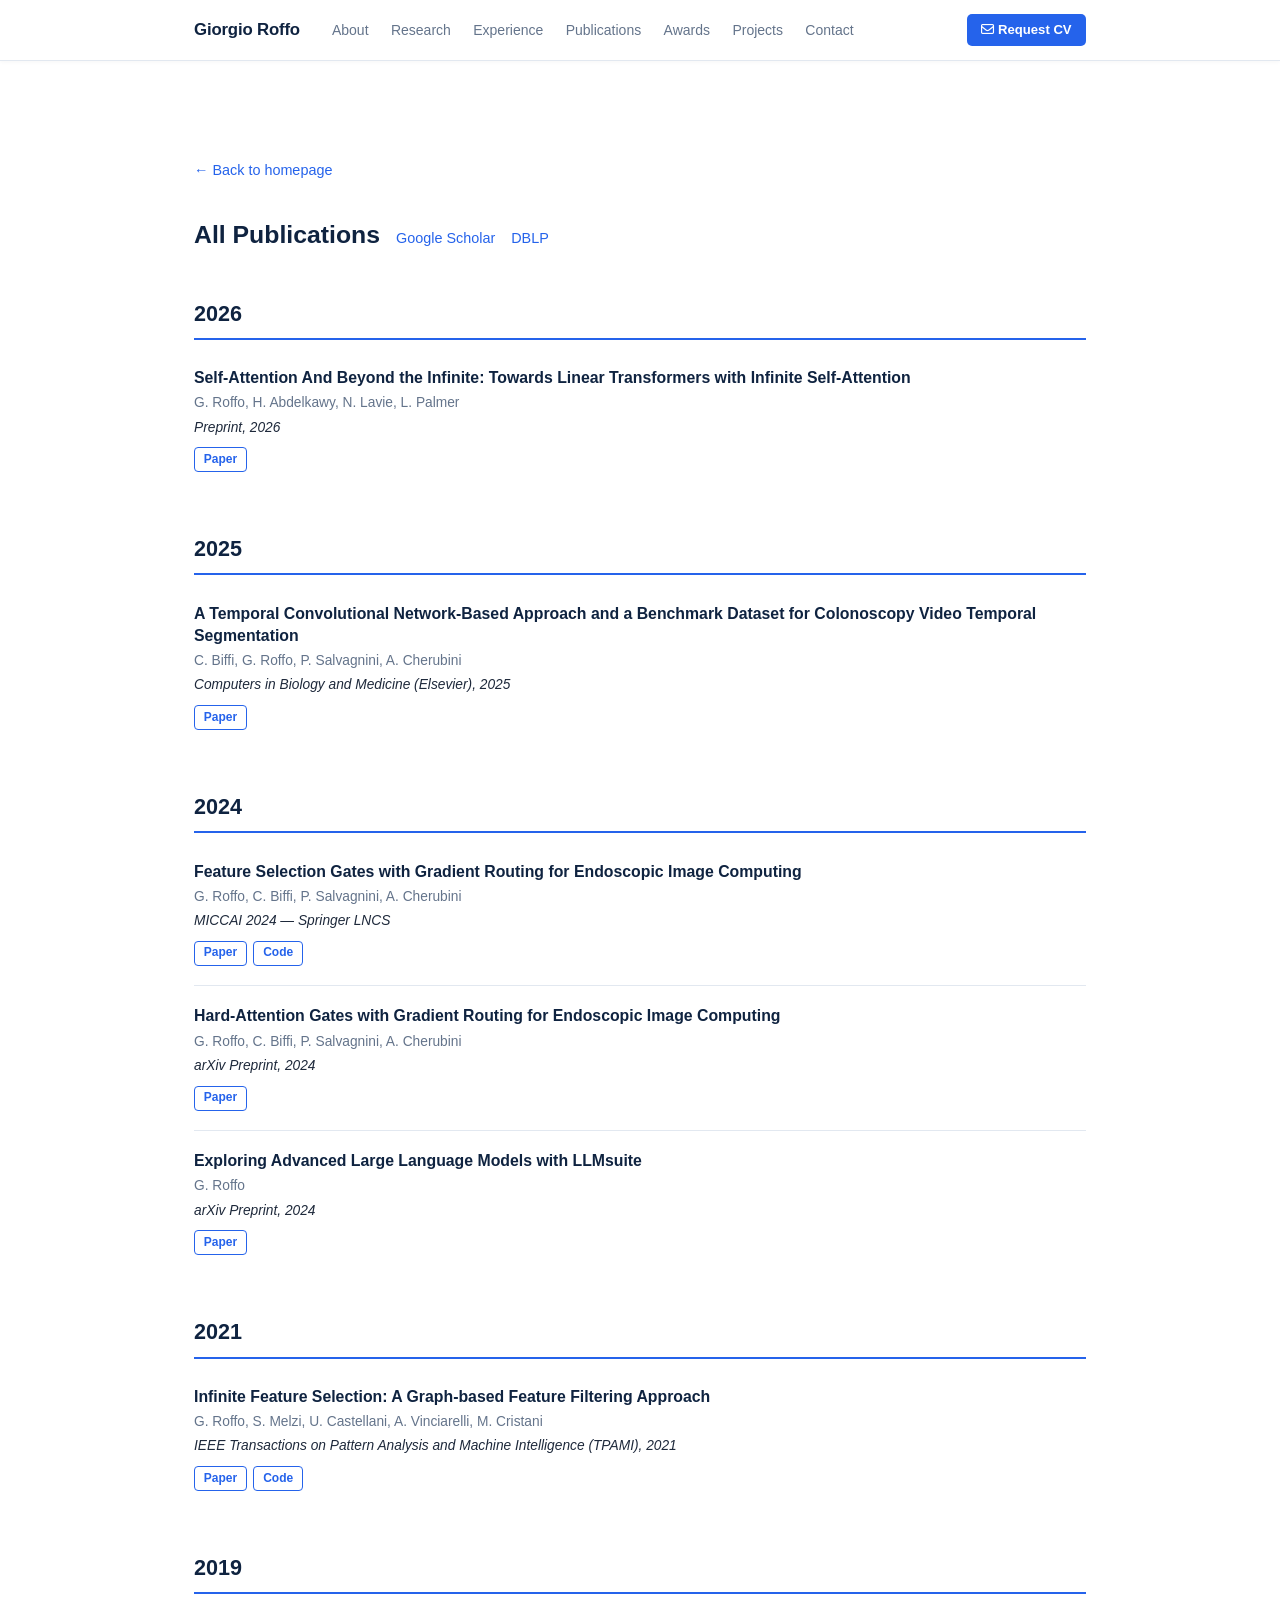
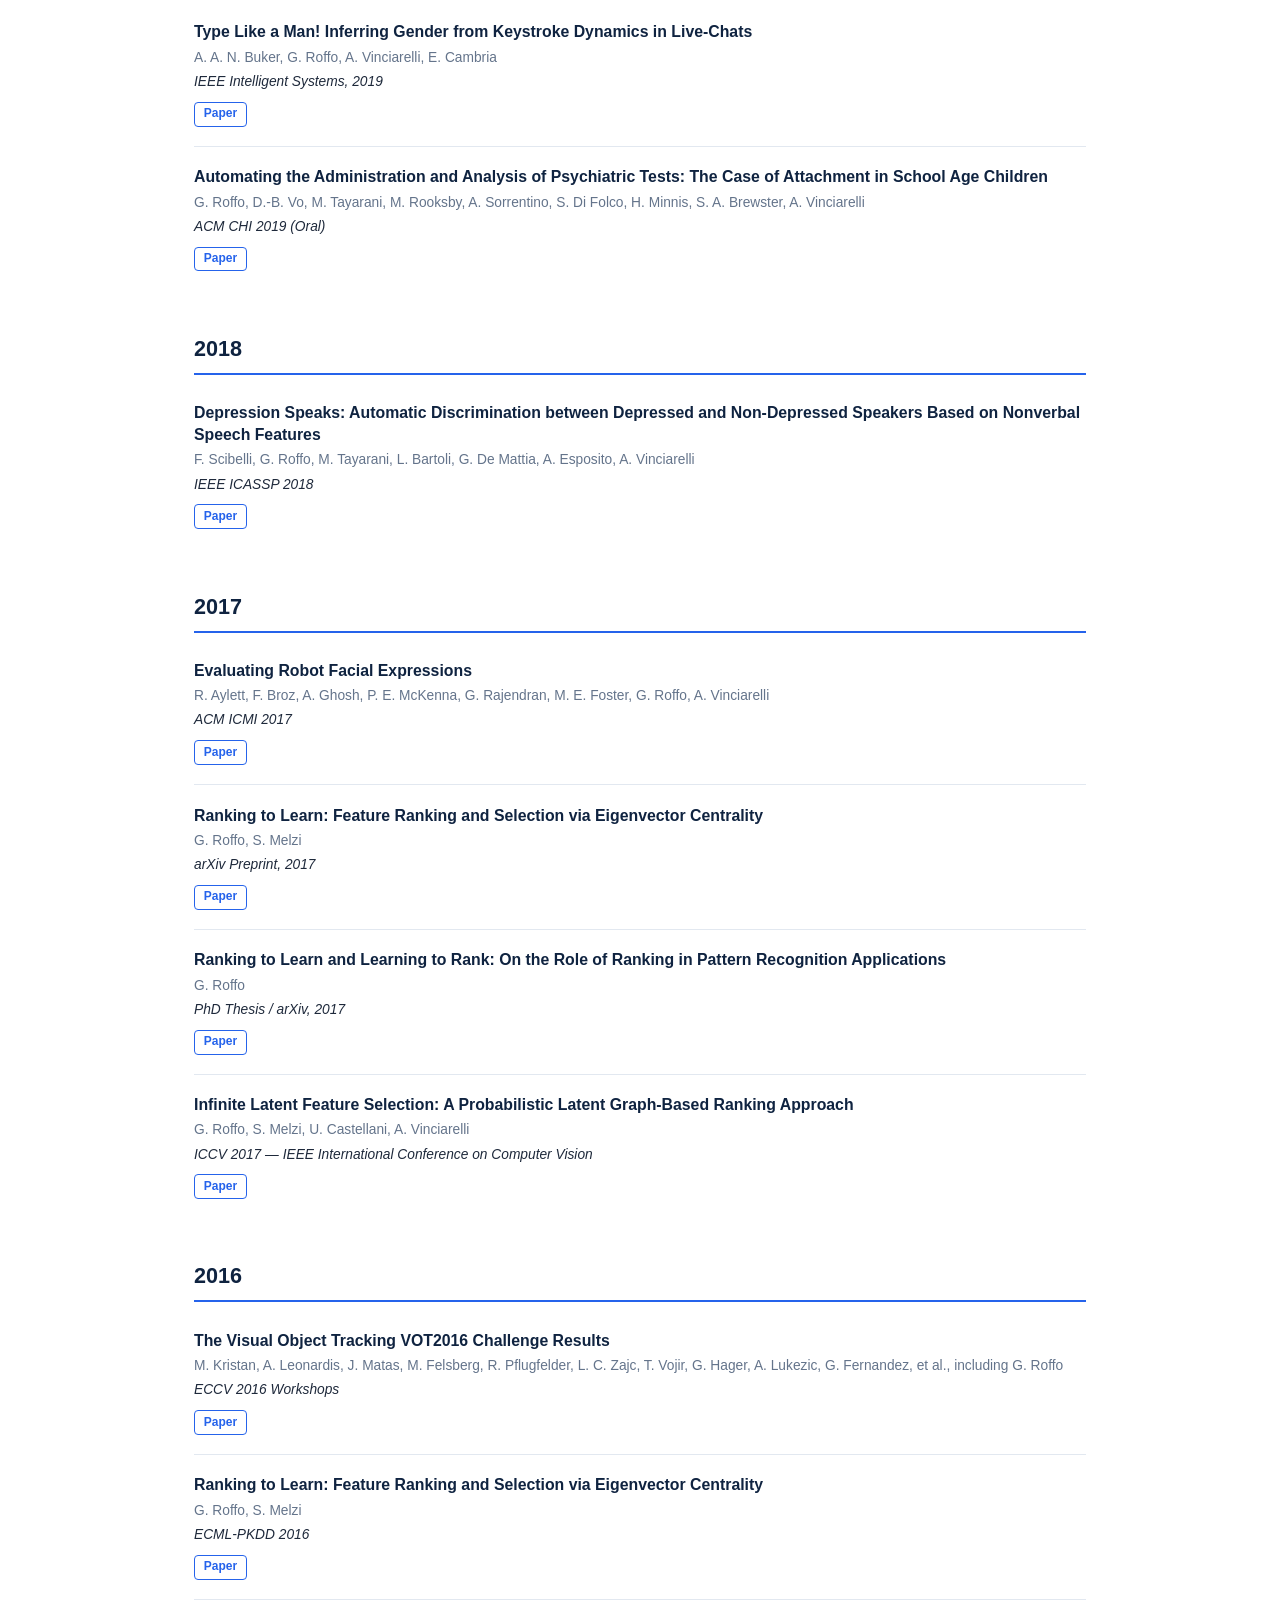
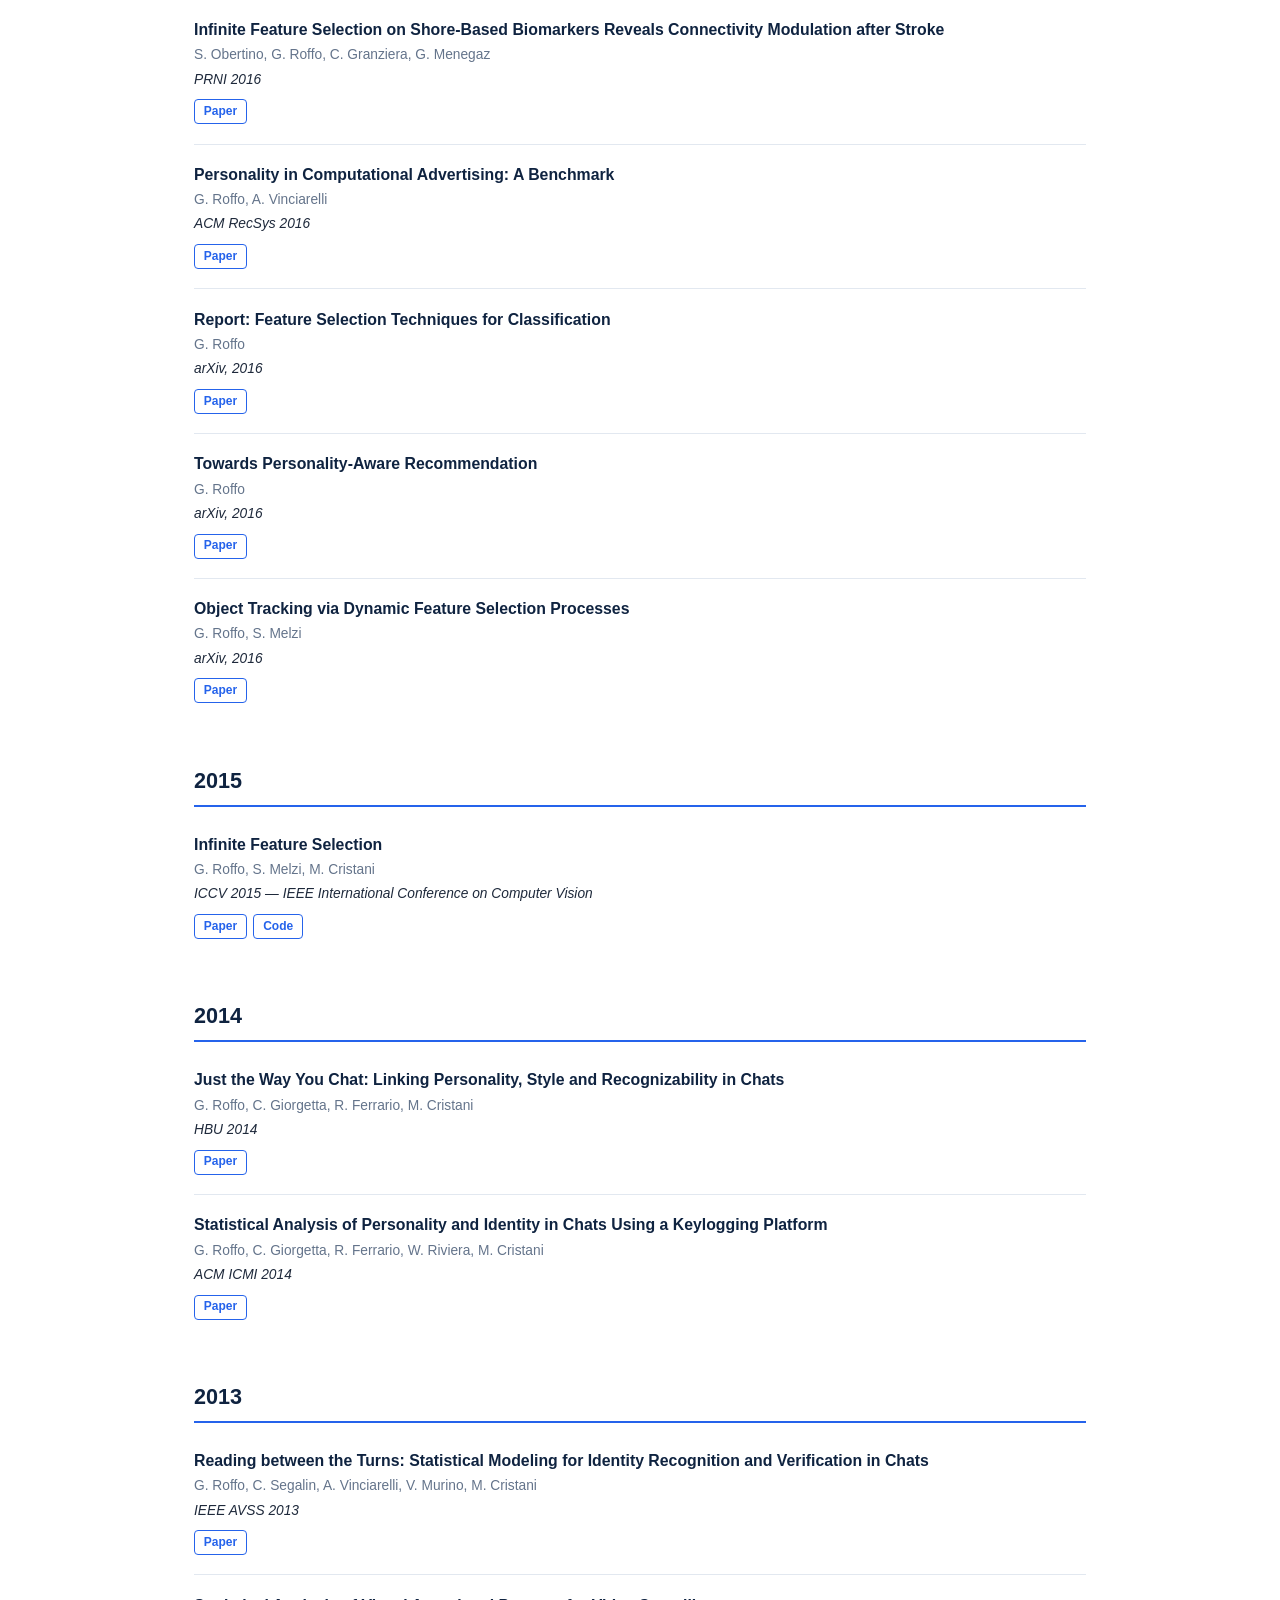
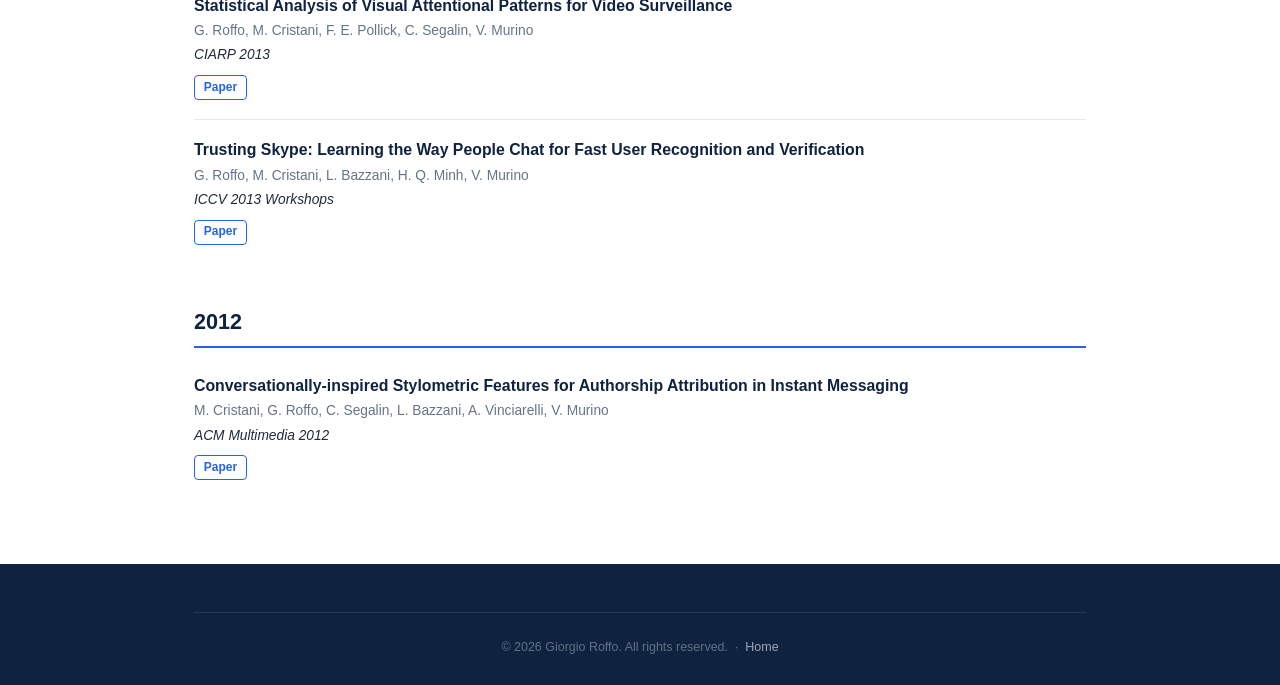
<file: publications.html>
<!DOCTYPE html>
<html lang="en">
<head>
  <meta charset="UTF-8">
  <meta name="viewport" content="width=device-width, initial-scale=1.0">
  <meta name="description" content="Publications — Giorgio Roffo, PhD. Full list of research papers in computer vision, medical AI, feature selection, and multimodal systems.">
  <meta name="author" content="Giorgio Roffo">
  <title>Publications — Giorgio Roffo, PhD</title>
  <link rel="stylesheet"
        href="https://cdnjs.cloudflare.com/ajax/libs/font-awesome/6.5.1/css/all.min.css"
        crossorigin="anonymous" referrerpolicy="no-referrer">
  <link rel="stylesheet" href="assets/css/style.css">
</head>
<body>

<nav id="navbar">
  <div class="nav-inner">
    <a href="index.html" class="nav-logo">Giorgio Roffo</a>
    <ul class="nav-menu" id="nav-menu">
      <li><a href="index.html#about">About</a></li>
      <li><a href="index.html#research-focus">Research</a></li>
      <li><a href="index.html#experience">Experience</a></li>
      <li><a href="index.html#publications">Publications</a></li>
      <li><a href="index.html#awards">Awards</a></li>
      <li><a href="index.html#projects">Projects</a></li>
      <li><a href="index.html#contact">Contact</a></li>
    </ul>
    <a href="mailto:giorgio.roffo@gmail.com?subject=CV%20Request&body=Hi%20Giorgio%2C%20I%20would%20like%20to%20request%20a%20copy%20of%20your%20CV." class="btn-nav-cv">
      <i class="fa-regular fa-envelope"></i>&nbsp;Request CV
    </a>
    <button id="nav-toggle" aria-label="Toggle navigation">&#9776;</button>
  </div>
</nav>

<main>
<section class="section" style="padding-top: 6rem;">
  <div class="container">

    <a href="index.html" class="pub-back-link">&larr; Back to homepage</a>

    <h2 class="section-title">
      All Publications
      <a href="https://scholar.google.com/citations?user=cD2LFuUAAAAJ&hl=en&authuser=2"
         target="_blank" rel="noopener noreferrer"
         class="section-title-link">Google Scholar</a>
      <a href="https://dblp.org/pid/152/3795.html"
         target="_blank" rel="noopener noreferrer"
         class="section-title-link">DBLP</a>
    </h2>

    <!-- ── 2026 ── -->
    <h3 class="pub-year-heading">2026</h3>
    <div class="pub-list">

      <div class="pub-item">
        <h3 class="pub-title">
          Self-Attention And Beyond the Infinite: Towards Linear Transformers with
          Infinite Self-Attention
        </h3>
        <p class="pub-authors">G. Roffo, H. Abdelkawy, N. Lavie, L. Palmer</p>
        <p class="pub-venue">Preprint, 2026</p>
        <div class="pub-links">
          <a href="https://arxiv.org/abs/2603.00175"
             target="_blank" rel="noopener noreferrer" class="pub-link">Paper</a>
        </div>
      </div>

    </div>

    <!-- ── 2025 ── -->
    <h3 class="pub-year-heading">2025</h3>
    <div class="pub-list">

      <div class="pub-item">
        <h3 class="pub-title">
          A Temporal Convolutional Network-Based Approach and a Benchmark Dataset for
          Colonoscopy Video Temporal Segmentation
        </h3>
        <p class="pub-authors">C. Biffi, G. Roffo, P. Salvagnini, A. Cherubini</p>
        <p class="pub-venue">Computers in Biology and Medicine (Elsevier), 2025</p>
        <div class="pub-links">
          <a href="https://arxiv.org/abs/2502.03430"
             target="_blank" rel="noopener noreferrer" class="pub-link">Paper</a>
        </div>
      </div>



    </div>

    <!-- ── 2024 ── -->
    <h3 class="pub-year-heading">2024</h3>
    <div class="pub-list">

      <div class="pub-item">
        <h3 class="pub-title">
          Feature Selection Gates with Gradient Routing for Endoscopic Image Computing
        </h3>
        <p class="pub-authors">G. Roffo, C. Biffi, P. Salvagnini, A. Cherubini</p>
        <p class="pub-venue">MICCAI 2024 &mdash; Springer LNCS</p>
        <div class="pub-links">
          <a href="https://link.springer.com/chapter/10.1007/978-3-031-72117-5_32"
             target="_blank" rel="noopener noreferrer" class="pub-link">Paper</a>
          <a href="https://github.com/cosmoimd/feature-selection-gates"
             target="_blank" rel="noopener noreferrer" class="pub-link">Code</a>
        </div>
      </div>

      <div class="pub-item">
        <h3 class="pub-title">
          Hard-Attention Gates with Gradient Routing for Endoscopic Image Computing
        </h3>
        <p class="pub-authors">G. Roffo, C. Biffi, P. Salvagnini, A. Cherubini</p>
        <p class="pub-venue">arXiv Preprint, 2024</p>
        <div class="pub-links">
          <a href="https://arxiv.org/abs/2407.04400"
             target="_blank" rel="noopener noreferrer" class="pub-link">Paper</a>
        </div>
      </div>

      <div class="pub-item">
        <h3 class="pub-title">
          Exploring Advanced Large Language Models with LLMsuite
        </h3>
        <p class="pub-authors">G. Roffo</p>
        <p class="pub-venue">arXiv Preprint, 2024</p>
        <div class="pub-links">
          <a href="https://arxiv.org/abs/2407.12036"
             target="_blank" rel="noopener noreferrer" class="pub-link">Paper</a>
        </div>
      </div>

    </div>

    <!-- ── 2021 ── -->
    <h3 class="pub-year-heading">2021</h3>
    <div class="pub-list">

      <div class="pub-item">
        <h3 class="pub-title">
          Infinite Feature Selection: A Graph-based Feature Filtering Approach
        </h3>
        <p class="pub-authors">
          G. Roffo, S. Melzi, U. Castellani, A. Vinciarelli, M. Cristani
        </p>
        <p class="pub-venue">
          IEEE Transactions on Pattern Analysis and Machine Intelligence (TPAMI), 2021
        </p>
        <div class="pub-links">
          <a href="https://arxiv.org/abs/2006.08184"
             target="_blank" rel="noopener noreferrer" class="pub-link">Paper</a>
          <a href="https://github.com/giorgioroffo/Infinite-Feature-Selection"
             target="_blank" rel="noopener noreferrer" class="pub-link">Code</a>
        </div>
      </div>

    </div>

    <!-- ── 2019 ── -->
    <h3 class="pub-year-heading">2019</h3>
    <div class="pub-list">

      <div class="pub-item">
        <h3 class="pub-title">
          Type Like a Man! Inferring Gender from Keystroke Dynamics in Live-Chats
        </h3>
        <p class="pub-authors">A. A. N. Buker, G. Roffo, A. Vinciarelli, E. Cambria</p>
        <p class="pub-venue">IEEE Intelligent Systems, 2019</p>
        <div class="pub-links">
          <a href="https://ieeexplore.ieee.org/document/8966639"
             target="_blank" rel="noopener noreferrer" class="pub-link">Paper</a>
        </div>
      </div>

      <div class="pub-item">
        <h3 class="pub-title">
          Automating the Administration and Analysis of Psychiatric Tests: The Case
          of Attachment in School Age Children
        </h3>
        <p class="pub-authors">
          G. Roffo, D.-B. Vo, M. Tayarani, M. Rooksby, A. Sorrentino, S. Di Folco,
          H. Minnis, S. A. Brewster, A. Vinciarelli
        </p>
        <p class="pub-venue">ACM CHI 2019 (Oral)</p>
        <div class="pub-links">
          <a href="https://dl.acm.org/doi/abs/10.1145/3290605.3300825"
             target="_blank" rel="noopener noreferrer" class="pub-link">Paper</a>
        </div>
      </div>

    </div>

    <!-- ── 2018 ── -->
    <h3 class="pub-year-heading">2018</h3>
    <div class="pub-list">

      <div class="pub-item">
        <h3 class="pub-title">
          Depression Speaks: Automatic Discrimination between Depressed and
          Non-Depressed Speakers Based on Nonverbal Speech Features
        </h3>
        <p class="pub-authors">
          F. Scibelli, G. Roffo, M. Tayarani, L. Bartoli, G. De Mattia,
          A. Esposito, A. Vinciarelli
        </p>
        <p class="pub-venue">IEEE ICASSP 2018</p>
        <div class="pub-links">
          <a href="https://ieeexplore.ieee.org/document/8461858"
             target="_blank" rel="noopener noreferrer" class="pub-link">Paper</a>
        </div>
      </div>

    </div>

    <!-- ── 2017 ── -->
    <h3 class="pub-year-heading">2017</h3>
    <div class="pub-list">

      <div class="pub-item">
        <h3 class="pub-title">
          Evaluating Robot Facial Expressions
        </h3>
        <p class="pub-authors">
          R. Aylett, F. Broz, A. Ghosh, P. E. McKenna, G. Rajendran,
          M. E. Foster, G. Roffo, A. Vinciarelli
        </p>
        <p class="pub-venue">ACM ICMI 2017</p>
        <div class="pub-links">
          <a href="https://dl.acm.org/doi/abs/10.1145/3136755.3143032"
             target="_blank" rel="noopener noreferrer" class="pub-link">Paper</a>
        </div>
      </div>

      <div class="pub-item">
        <h3 class="pub-title">
          Ranking to Learn: Feature Ranking and Selection via Eigenvector Centrality
        </h3>
        <p class="pub-authors">G. Roffo, S. Melzi</p>
        <p class="pub-venue">arXiv Preprint, 2017</p>
        <div class="pub-links">
          <a href="https://arxiv.org/abs/1704.05409"
             target="_blank" rel="noopener noreferrer" class="pub-link">Paper</a>
        </div>
      </div>

      <div class="pub-item">
        <h3 class="pub-title">
          Ranking to Learn and Learning to Rank: On the Role of Ranking in
          Pattern Recognition Applications
        </h3>
        <p class="pub-authors">G. Roffo</p>
        <p class="pub-venue">PhD Thesis / arXiv, 2017</p>
        <div class="pub-links">
          <a href="https://arxiv.org/abs/1706.05933"
             target="_blank" rel="noopener noreferrer" class="pub-link">Paper</a>
        </div>
      </div>

      <div class="pub-item">
        <h3 class="pub-title">
          Infinite Latent Feature Selection: A Probabilistic Latent Graph-Based
          Ranking Approach
        </h3>
        <p class="pub-authors">G. Roffo, S. Melzi, U. Castellani, A. Vinciarelli</p>
        <p class="pub-venue">ICCV 2017 &mdash; IEEE International Conference on Computer Vision</p>
        <div class="pub-links">
          <a href="https://openaccess.thecvf.com/content_iccv_2017/html/Roffo_Infinite_Latent_Feature_ICCV_2017_paper.html"
             target="_blank" rel="noopener noreferrer" class="pub-link">Paper</a>
        </div>
      </div>

    </div>

    <!-- ── 2016 ── -->
    <h3 class="pub-year-heading">2016</h3>
    <div class="pub-list">

      <div class="pub-item">
        <h3 class="pub-title">
          The Visual Object Tracking VOT2016 Challenge Results
        </h3>
        <p class="pub-authors">
          M. Kristan, A. Leonardis, J. Matas, M. Felsberg, R. Pflugfelder,
          L. C. Zajc, T. Vojir, G. Hager, A. Lukezic, G. Fernandez, et al.,
          including G. Roffo
        </p>
        <p class="pub-venue">ECCV 2016 Workshops</p>
        <div class="pub-links">
          <a href="https://link.springer.com/chapter/10.1007/978-3-319-48881-3_54"
             target="_blank" rel="noopener noreferrer" class="pub-link">Paper</a>
        </div>
      </div>

      <div class="pub-item">
        <h3 class="pub-title">
          Ranking to Learn: Feature Ranking and Selection via Eigenvector Centrality
        </h3>
        <p class="pub-authors">G. Roffo, S. Melzi</p>
        <p class="pub-venue">ECML-PKDD 2016</p>
        <div class="pub-links">
          <a href="https://link.springer.com/chapter/10.1007/978-3-319-61461-8_2"
             target="_blank" rel="noopener noreferrer" class="pub-link">Paper</a>
        </div>
      </div>

      <div class="pub-item">
        <h3 class="pub-title">
          Infinite Feature Selection on Shore-Based Biomarkers Reveals Connectivity
          Modulation after Stroke
        </h3>
        <p class="pub-authors">S. Obertino, G. Roffo, C. Granziera, G. Menegaz</p>
        <p class="pub-venue">PRNI 2016</p>
        <div class="pub-links">
          <a href="https://ieeexplore.ieee.org/document/7552347"
             target="_blank" rel="noopener noreferrer" class="pub-link">Paper</a>
        </div>
      </div>

      <div class="pub-item">
        <h3 class="pub-title">
          Personality in Computational Advertising: A Benchmark
        </h3>
        <p class="pub-authors">G. Roffo, A. Vinciarelli</p>
        <p class="pub-venue">ACM RecSys 2016</p>
        <div class="pub-links">
          <a href="https://ceur-ws.org/Vol-1680/paper3.pdf"
             target="_blank" rel="noopener noreferrer" class="pub-link">Paper</a>
        </div>
      </div>

      <div class="pub-item">
        <h3 class="pub-title">
          Report: Feature Selection Techniques for Classification
        </h3>
        <p class="pub-authors">G. Roffo</p>
        <p class="pub-venue">arXiv, 2016</p>
        <div class="pub-links">
          <a href="https://arxiv.org/abs/1607.01327"
             target="_blank" rel="noopener noreferrer" class="pub-link">Paper</a>
        </div>
      </div>

      <div class="pub-item">
        <h3 class="pub-title">
          Towards Personality-Aware Recommendation
        </h3>
        <p class="pub-authors">G. Roffo</p>
        <p class="pub-venue">arXiv, 2016</p>
        <div class="pub-links">
          <a href="https://arxiv.org/abs/1607.05088"
             target="_blank" rel="noopener noreferrer" class="pub-link">Paper</a>
        </div>
      </div>

      <div class="pub-item">
        <h3 class="pub-title">
          Object Tracking via Dynamic Feature Selection Processes
        </h3>
        <p class="pub-authors">G. Roffo, S. Melzi</p>
        <p class="pub-venue">arXiv, 2016</p>
        <div class="pub-links">
          <a href="https://arxiv.org/abs/1609.01958"
             target="_blank" rel="noopener noreferrer" class="pub-link">Paper</a>
        </div>
      </div>

    </div>

    <!-- ── 2015 ── -->
    <h3 class="pub-year-heading">2015</h3>
    <div class="pub-list">

      <div class="pub-item">
        <h3 class="pub-title">Infinite Feature Selection</h3>
        <p class="pub-authors">G. Roffo, S. Melzi, M. Cristani</p>
        <p class="pub-venue">ICCV 2015 &mdash; IEEE International Conference on Computer Vision</p>
        <div class="pub-links">
          <a href="https://openaccess.thecvf.com/content_iccv_2015/html/Roffo_Infinite_Feature_Selection_ICCV_2015_paper.html"
             target="_blank" rel="noopener noreferrer" class="pub-link">Paper</a>
          <a href="https://github.com/giorgioroffo/Infinite-Feature-Selection"
             target="_blank" rel="noopener noreferrer" class="pub-link">Code</a>
        </div>
      </div>

    </div>

    <!-- ── 2014 ── -->
    <h3 class="pub-year-heading">2014</h3>
    <div class="pub-list">

      <div class="pub-item">
        <h3 class="pub-title">
          Just the Way You Chat: Linking Personality, Style and
          Recognizability in Chats
        </h3>
        <p class="pub-authors">G. Roffo, C. Giorgetta, R. Ferrario, M. Cristani</p>
        <p class="pub-venue">HBU 2014</p>
        <div class="pub-links">
          <a href="https://link.springer.com/chapter/10.1007/978-3-319-11839-0_3"
             target="_blank" rel="noopener noreferrer" class="pub-link">Paper</a>
        </div>
      </div>

      <div class="pub-item">
        <h3 class="pub-title">
          Statistical Analysis of Personality and Identity in Chats Using a
          Keylogging Platform
        </h3>
        <p class="pub-authors">G. Roffo, C. Giorgetta, R. Ferrario, W. Riviera, M. Cristani</p>
        <p class="pub-venue">ACM ICMI 2014</p>
        <div class="pub-links">
          <a href="https://dl.acm.org/doi/abs/10.1145/2663204.2663272"
             target="_blank" rel="noopener noreferrer" class="pub-link">Paper</a>
        </div>
      </div>

    </div>

    <!-- ── 2013 ── -->
    <h3 class="pub-year-heading">2013</h3>
    <div class="pub-list">

      <div class="pub-item">
        <h3 class="pub-title">
          Reading between the Turns: Statistical Modeling for Identity Recognition
          and Verification in Chats
        </h3>
        <p class="pub-authors">
          G. Roffo, C. Segalin, A. Vinciarelli, V. Murino, M. Cristani
        </p>
        <p class="pub-venue">IEEE AVSS 2013</p>
        <div class="pub-links">
          <a href="https://ieeexplore.ieee.org/document/6636623"
             target="_blank" rel="noopener noreferrer" class="pub-link">Paper</a>
        </div>
      </div>

      <div class="pub-item">
        <h3 class="pub-title">
          Statistical Analysis of Visual Attentional Patterns for Video Surveillance
        </h3>
        <p class="pub-authors">G. Roffo, M. Cristani, F. E. Pollick, C. Segalin, V. Murino</p>
        <p class="pub-venue">CIARP 2013</p>
        <div class="pub-links">
          <a href="https://link.springer.com/chapter/10.1007/978-3-642-41827-3_65"
             target="_blank" rel="noopener noreferrer" class="pub-link">Paper</a>
        </div>
      </div>

      <div class="pub-item">
        <h3 class="pub-title">
          Trusting Skype: Learning the Way People Chat for Fast User Recognition
          and Verification
        </h3>
        <p class="pub-authors">G. Roffo, M. Cristani, L. Bazzani, H. Q. Minh, V. Murino</p>
        <p class="pub-venue">ICCV 2013 Workshops</p>
        <div class="pub-links">
          <a href="https://openaccess.thecvf.com/content_iccv_workshops_2013/W22/html/Roffo_Trusting_Skype_Learning_2013_ICCV_paper.html"
             target="_blank" rel="noopener noreferrer" class="pub-link">Paper</a>
        </div>
      </div>

    </div>

    <!-- ── 2012 ── -->
    <h3 class="pub-year-heading">2012</h3>
    <div class="pub-list">

      <div class="pub-item">
        <h3 class="pub-title">
          Conversationally-inspired Stylometric Features for Authorship Attribution
          in Instant Messaging
        </h3>
        <p class="pub-authors">
          M. Cristani, G. Roffo, C. Segalin, L. Bazzani, A. Vinciarelli, V. Murino
        </p>
        <p class="pub-venue">ACM Multimedia 2012</p>
        <div class="pub-links">
          <a href="https://dl.acm.org/doi/abs/10.1145/2393347.2396398"
             target="_blank" rel="noopener noreferrer" class="pub-link">Paper</a>
        </div>
      </div>

    </div>

  </div>
</section>
</main>

<footer class="site-footer">
  <div class="container">
    <p class="footer-copy">
      &copy; 2026 Giorgio Roffo. All rights reserved.
      &nbsp;&middot;&nbsp;
      <a href="index.html">Home</a>
    </p>
  </div>
</footer>

<script src="assets/js/main.js"></script>
</body>
</html>
</file>
<file: assets/css/style.css>
/* ============================================================
   Giorgio Roffo — Academic Portfolio  |  style.css
   ============================================================ */

/* ── Custom properties ── */
:root {
  --navy:       #0f2340;
  --navy-med:   #1d3a5e;
  --blue:       #2563eb;
  --blue-light: #3b82f6;
  --text:       #1e293b;
  --text-muted: #64748b;
  --border:     #e2e8f0;
  --bg:         #ffffff;
  --bg-alt:     #f8fafc;
  --tag-bg:     #dbeafe;
  --tag-text:   #1e40af;
  --shadow:     0 1px 3px rgba(0,0,0,.08);
  --shadow-md:  0 4px 16px rgba(0,0,0,.12);
  --radius:     8px;
  --max:        940px;
  --ease:       0.2s ease;
}

/* ── Reset ── */
*, *::before, *::after { box-sizing: border-box; margin: 0; padding: 0; }
html   { scroll-behavior: smooth; font-size: 16px; }
img    { max-width: 100%; height: auto; display: block; }
ul     { list-style: none; }

body {
  font-family: -apple-system, BlinkMacSystemFont, "Segoe UI", Roboto,
               "Helvetica Neue", Arial, "Noto Sans", sans-serif;
  color: var(--text);
  background: var(--bg);
  line-height: 1.65;
  -webkit-font-smoothing: antialiased;
}

a { color: var(--blue); text-decoration: none; transition: color var(--ease); }
a:hover { color: var(--navy-med); text-decoration: underline; }

/* ── Layout ── */
.container { max-width: var(--max); margin: 0 auto; padding: 0 1.5rem; }
.section    { padding: 4rem 0; }
.section-alt { background: var(--bg-alt); }

.section-title {
  font-size: 1.55rem;
  font-weight: 800;
  color: var(--navy);
  margin-bottom: 2rem;
  display: flex;
  align-items: baseline;
  gap: 1rem;
  flex-wrap: wrap;
}
.section-title-link {
  font-size: 0.9rem;
  font-weight: 500;
  color: var(--blue);
}

/* ── Navigation ── */
#navbar {
  position: sticky;
  top: 0;
  z-index: 200;
  background: var(--bg);
  border-bottom: 1px solid var(--border);
  box-shadow: 0 1px 4px rgba(0,0,0,.04);
}
.nav-inner {
  max-width: var(--max);
  margin: 0 auto;
  padding: 0 1.5rem;
  height: 60px;
  display: flex;
  align-items: center;
  gap: 2rem;
}
.nav-logo {
  font-size: 1.05rem;
  font-weight: 800;
  color: var(--navy);
  white-space: nowrap;
  text-decoration: none !important;
  letter-spacing: -0.01em;
}
.nav-logo:hover { color: var(--blue); }

.nav-menu { display: flex; gap: 1.4rem; flex: 1; }
.nav-menu a {
  font-size: 0.875rem;
  color: var(--text-muted);
  font-weight: 500;
  text-decoration: none;
  padding: 0.2rem 0;
  border-bottom: 2px solid transparent;
  transition: color var(--ease), border-color var(--ease);
}
.nav-menu a:hover,
.nav-menu a.active { color: var(--navy); border-bottom-color: var(--blue); text-decoration: none; }

.btn-nav-cv {
  background: var(--blue);
  color: #fff !important;
  padding: 0.35rem 0.9rem;
  border-radius: 5px;
  font-size: 0.82rem;
  font-weight: 600;
  white-space: nowrap;
  text-decoration: none !important;
  transition: background var(--ease);
}
.btn-nav-cv:hover { background: var(--navy-med); text-decoration: none !important; }

#nav-toggle {
  display: none;
  background: none;
  border: none;
  font-size: 1.4rem;
  cursor: pointer;
  color: var(--text);
  padding: 0.25rem;
  margin-left: auto;
}

/* ── Hero ── */
.section-hero {
  padding: 3.5rem 0 3rem;
  background: linear-gradient(135deg, #eef4ff 0%, var(--bg) 55%);
}
.hero-layout {
  display: grid;
  grid-template-columns: 210px 1fr;
  gap: 2.5rem;
  align-items: start;
}

/* Photo sidebar */
.hero-photo-col {
  display: flex;
  flex-direction: column;
  align-items: center;
  gap: 1.1rem;
}
.avatar-wrap { width: 150px; height: 150px; position: relative; }
.avatar {
  width: 150px;
  height: 150px;
  border-radius: 50%;
  object-fit: cover;
  border: 3px solid var(--blue);
  box-shadow: var(--shadow-md);
}
.avatar-fallback {
  width: 150px;
  height: 150px;
  border-radius: 50%;
  background: var(--navy);
  color: #fff;
  font-size: 2.4rem;
  font-weight: 700;
  display: none;
  align-items: center;
  justify-content: center;
  border: 3px solid var(--blue);
  box-shadow: var(--shadow-md);
}
.sidebar-info {
  width: 100%;
  display: flex;
  flex-direction: column;
  gap: 0.45rem;
}
.sidebar-item {
  font-size: 0.83rem;
  color: var(--text-muted);
  display: flex;
  align-items: center;
  gap: 0.4rem;
}
.sidebar-item i { color: var(--blue); width: 14px; flex-shrink: 0; }
.sidebar-item a { color: var(--text-muted); }
.sidebar-item a:hover { color: var(--blue); text-decoration: none; }

.social-icons {
  display: flex;
  flex-wrap: wrap;
  gap: 0.45rem;
  justify-content: center;
}
.social-icon {
  display: inline-flex;
  align-items: center;
  justify-content: center;
  width: 33px;
  height: 33px;
  border-radius: 50%;
  background: var(--bg-alt);
  border: 1px solid var(--border);
  color: var(--text);
  font-size: 0.9rem;
  text-decoration: none;
  transition: background var(--ease), color var(--ease), border-color var(--ease);
}
.social-icon:hover {
  background: var(--blue);
  color: #fff;
  border-color: var(--blue);
  text-decoration: none;
}
.social-icon-emoji {
  font-size: 1rem;
  line-height: 1;
}

/* Hero text */
.hero-name {
  font-size: 2.1rem;
  font-weight: 800;
  color: var(--navy);
  line-height: 1.15;
  display: inline;
  letter-spacing: -0.02em;
}
.hero-degree {
  font-size: 1.15rem;
  font-weight: 600;
  color: var(--text-muted);
  margin-left: 0.3rem;
}
.hero-title {
  font-size: 1.1rem;
  font-weight: 600;
  color: var(--text);
  margin-top: 0.3rem;
}
.hero-org {
  font-size: 0.97rem;
  color: var(--text-muted);
  margin-top: 0.1rem;
}
.hero-stats {
  display: flex;
  gap: 0;
  flex-wrap: wrap;
  margin-top: 1.25rem;
  background: var(--bg-alt);
  border-radius: var(--radius);
  border: 1px solid var(--border);
  overflow: hidden;
}
.stat-item {
  display: flex;
  flex-direction: column;
  align-items: center;
  padding: 0.75rem 1rem;
  border-right: 1px solid var(--border);
}
.stat-item:last-child { border-right: none; }
.stat-num   { font-size: 1.05rem; font-weight: 800; color: var(--navy); }
.stat-label { font-size: 0.72rem; color: var(--text-muted); margin-top: 0.1rem; }

.hero-bio {
  font-size: 0.96rem;
  color: var(--text);
  line-height: 1.72;
  margin-top: 1.2rem;
}
.hero-bio + .hero-bio { margin-top: 0.75rem; }

.research-tags {
  display: flex;
  flex-wrap: wrap;
  gap: 0.4rem;
  margin-top: 1.2rem;
}
.tag {
  background: var(--tag-bg);
  color: var(--tag-text);
  border-radius: 4px;
  padding: 0.2rem 0.55rem;
  font-size: 0.78rem;
  font-weight: 600;
}

/* ── Timeline ── */
.timeline {
  padding-left: 2.2rem;
  position: relative;
}
.timeline::before {
  content: '';
  position: absolute;
  left: 0;
  top: 8px;
  bottom: 0;
  width: 2px;
  background: var(--border);
}
.timeline-item {
  position: relative;
  display: grid;
  grid-template-columns: 120px 1fr;
  gap: 1.25rem;
  padding-bottom: 1.75rem;
}
.timeline-item::before {
  content: '';
  position: absolute;
  left: -2.6rem;
  top: 0.35rem;
  width: 12px;
  height: 12px;
  border-radius: 50%;
  background: var(--blue);
  border: 2px solid var(--bg);
  box-shadow: 0 0 0 2px var(--blue);
}
.timeline-edu::before {
  background: var(--bg-alt);
  box-shadow: 0 0 0 2px var(--border);
}
.timeline-date {
  font-size: 0.8rem;
  font-weight: 600;
  color: var(--text-muted);
  padding-top: 0.15rem;
  white-space: nowrap;
}
.timeline-role {
  font-size: 0.98rem;
  font-weight: 700;
  color: var(--navy);
  margin-bottom: 0.15rem;
}
.timeline-org {
  font-size: 0.87rem;
  font-weight: 500;
  color: var(--blue);
  margin-bottom: 0.35rem;
}
.timeline-desc {
  font-size: 0.88rem;
  color: var(--text-muted);
  line-height: 1.6;
}

/* ── News ── */
.news-list {
  display: flex;
  flex-direction: column;
  gap: 0;
  max-width: 750px;
}
.news-list li {
  display: flex;
  align-items: flex-start;
  gap: 1.2rem;
  padding: 0.85rem 0;
  border-bottom: 1px solid var(--border);
  font-size: 0.92rem;
  line-height: 1.6;
}
.news-list li:last-child { border-bottom: none; }
.news-date {
  flex: 0 0 5.5rem;
  text-align: right;
  font-size: 0.76rem;
  font-weight: 700;
  color: var(--blue);
  padding-top: 0.15rem;
  white-space: nowrap;
  letter-spacing: 0.02em;
}
.news-text {
  flex: 1;
  color: var(--text);
}
.news-text em { color: var(--navy); }
.news-text a {
  font-weight: 600;
  margin-left: 0.2rem;
}

/* ── Publications ── */
.pub-list { display: flex; flex-direction: column; }
.pub-item {
  padding: 1.2rem 0;
  border-bottom: 1px solid var(--border);
}
.pub-item:last-child { border-bottom: none; }
.pub-title {
  font-size: 0.99rem;
  font-weight: 700;
  color: var(--navy);
  margin-bottom: 0.2rem;
  line-height: 1.4;
}
.pub-authors {
  font-size: 0.86rem;
  color: var(--text-muted);
  margin-bottom: 0.1rem;
}
.pub-venue {
  font-size: 0.86rem;
  color: var(--text);
  font-style: italic;
  margin-bottom: 0.5rem;
}
.pub-links   { display: flex; gap: 0.4rem; flex-wrap: wrap; }
.pub-link {
  display: inline-block;
  font-size: 0.75rem;
  font-weight: 700;
  color: var(--blue);
  border: 1.5px solid var(--blue);
  border-radius: 4px;
  padding: 0.1rem 0.55rem;
  text-decoration: none;
  transition: background var(--ease), color var(--ease);
}
.pub-link:hover { background: var(--blue); color: #fff; text-decoration: none; }
.pub-see-more { margin-top: 1.5rem; font-size: 0.94rem; }

/* Publications page extras */
.pub-year-heading {
  font-size: 1.35rem;
  font-weight: 800;
  color: var(--navy);
  margin: 2.5rem 0 0.5rem;
  padding-bottom: 0.4rem;
  border-bottom: 2px solid var(--blue);
}
.pub-year-heading:first-child { margin-top: 0; }
.pub-back-link {
  display: inline-block;
  margin-bottom: 2rem;
  font-size: 0.9rem;
}

/* ── Current-status note ── */
.hero-note {
  margin-top: 1rem;
  padding: 0.65rem 1rem;
  background: #fef3c7;
  border-left: 3px solid #f59e0b;
  border-radius: 0 var(--radius) var(--radius) 0;
  font-size: 0.87rem;
  color: #92400e;
  font-weight: 500;
}

/* ── Research Focus cards ── */
.focus-grid {
  display: grid;
  grid-template-columns: repeat(auto-fill, minmax(210px, 1fr));
  gap: 1.2rem;
}
.focus-card {
  background: var(--bg);
  border: 1px solid var(--border);
  border-radius: var(--radius);
  padding: 1.35rem 1.2rem;
  box-shadow: var(--shadow);
  transition: box-shadow var(--ease), transform var(--ease);
}
.focus-card:hover { box-shadow: var(--shadow-md); transform: translateY(-2px); }
.focus-icon {
  font-size: 1.6rem;
  margin-bottom: 0.7rem;
  display: block;
}
.focus-card h3 {
  font-size: 0.92rem;
  font-weight: 700;
  color: var(--navy);
  margin-bottom: 0.4rem;
  line-height: 1.3;
}
.focus-card p {
  font-size: 0.83rem;
  color: var(--text-muted);
  line-height: 1.55;
}

/* ── Awards ── */
.awards-list {
  display: flex;
  flex-direction: column;
  gap: 0.65rem;
}
.awards-list li {
  font-size: 0.92rem;
  line-height: 1.55;
  display: flex;
  gap: 0.6rem;
  align-items: baseline;
}
.award-year {
  font-size: 0.78rem;
  font-weight: 700;
  color: var(--blue);
  min-width: 40px;
  flex-shrink: 0;
}

/* ── Teaching / Mentorship ── */
.teaching-list {
  display: flex;
  flex-direction: column;
  gap: 0.55rem;
}
.teaching-list li {
  font-size: 0.92rem;
  line-height: 1.55;
  padding-left: 1.1rem;
  position: relative;
}
.teaching-list li::before {
  content: '\2022';
  color: var(--blue);
  font-weight: 800;
  position: absolute;
  left: 0;
}

/* ── Collaborations ── */
.collabs-grid {
  display: grid;
  grid-template-columns: repeat(auto-fill, minmax(260px, 1fr));
  gap: 1rem;
}
.collab-card {
  background: var(--bg);
  border: 1px solid var(--border);
  border-radius: var(--radius);
  padding: 1rem 1.15rem;
  box-shadow: var(--shadow);
}
.collab-card h4 {
  font-size: 0.88rem;
  font-weight: 700;
  color: var(--navy);
  margin-bottom: 0.2rem;
}
.collab-card p {
  font-size: 0.82rem;
  color: var(--text-muted);
  line-height: 1.5;
}

/* ── Projects ── */
.projects-grid {
  display: grid;
  grid-template-columns: repeat(auto-fill, minmax(265px, 1fr));
  gap: 1.2rem;
}
.project-card {
  background: var(--bg);
  border: 1px solid var(--border);
  border-radius: var(--radius);
  padding: 1.2rem;
  box-shadow: var(--shadow);
  transition: box-shadow var(--ease), transform var(--ease);
  display: flex;
  flex-direction: column;
}
.project-card:hover { box-shadow: var(--shadow-md); transform: translateY(-2px); }
.project-card-header {
  display: flex;
  align-items: center;
  gap: 0.5rem;
  margin-bottom: 0.6rem;
}
.project-icon { color: var(--text-muted); font-size: 0.95rem; }
.project-name {
  font-size: 0.88rem;
  font-weight: 700;
  color: var(--navy);
  flex: 1;
  text-decoration: none;
  word-break: break-word;
  line-height: 1.3;
}
.project-name:hover { color: var(--blue); text-decoration: none; }
.project-stars { font-size: 0.78rem; color: var(--text-muted); white-space: nowrap; }
.project-desc {
  font-size: 0.86rem;
  color: var(--text-muted);
  line-height: 1.55;
  flex: 1;
  margin-bottom: 0.8rem;
}
.project-tags { display: flex; gap: 0.35rem; flex-wrap: wrap; }
.ptag {
  font-size: 0.72rem;
  font-weight: 600;
  color: var(--text-muted);
  background: var(--bg-alt);
  border: 1px solid var(--border);
  border-radius: 3px;
  padding: 0.05rem 0.4rem;
}

/* ── Footer ── */
.site-footer {
  background: var(--navy);
  color: rgba(255,255,255,.65);
  padding: 3rem 0 1.75rem;
}
.footer-content {
  display: flex;
  justify-content: space-between;
  align-items: flex-start;
  flex-wrap: wrap;
  gap: 1.5rem;
  margin-bottom: 2rem;
}
.footer-name  { font-size: 1.05rem; font-weight: 700; color: #fff; margin-bottom: 0.2rem; }
.footer-role  { font-size: 0.88rem; margin-bottom: 0.4rem; }
.site-footer a { color: rgba(255,255,255,.6); }
.site-footer a:hover { color: #fff; text-decoration: none; }
.footer-links { display: flex; gap: 0.85rem; align-items: center; flex-wrap: wrap; }
.footer-links a { font-size: 0.87rem; }
.footer-copy {
  font-size: 0.78rem;
  text-align: center;
  color: rgba(255,255,255,.35);
  border-top: 1px solid rgba(255,255,255,.1);
  padding-top: 1.5rem;
}

/* ── Responsive ── */
@media (max-width: 768px) {
  .hero-layout {
    grid-template-columns: 1fr;
    gap: 1.5rem;
  }
  .hero-photo-col {
    flex-direction: row;
    align-items: flex-start;
    flex-wrap: wrap;
  }
  .avatar-wrap     { width: 90px; height: 90px; }
  .avatar,
  .avatar-fallback { width: 90px; height: 90px; font-size: 1.8rem; }

  #nav-toggle { display: block; }
  .nav-menu {
    display: none;
    flex-direction: column;
    position: absolute;
    top: 60px;
    left: 0;
    right: 0;
    background: var(--bg);
    padding: 1rem 1.5rem;
    border-bottom: 1px solid var(--border);
    gap: 0.75rem;
    box-shadow: var(--shadow-md);
  }
  .nav-menu.open { display: flex; }
  .btn-nav-cv { display: none; }

  .timeline-item  { grid-template-columns: 1fr; gap: 0.25rem; }
  .timeline-date  { padding-top: 0; }

  .hero-stats  { flex-direction: row; overflow-x: auto; }
  .stat-item   { flex-shrink: 0; }

  .footer-content { flex-direction: column; }
  .section        { padding: 2.5rem 0; }
  .hero-name      { font-size: 1.75rem; }
}

@media (max-width: 480px) {
  .projects-grid { grid-template-columns: 1fr; }
  .section-title  { font-size: 1.3rem; }
  .hero-stats     { gap: 0; }
}
</file>
